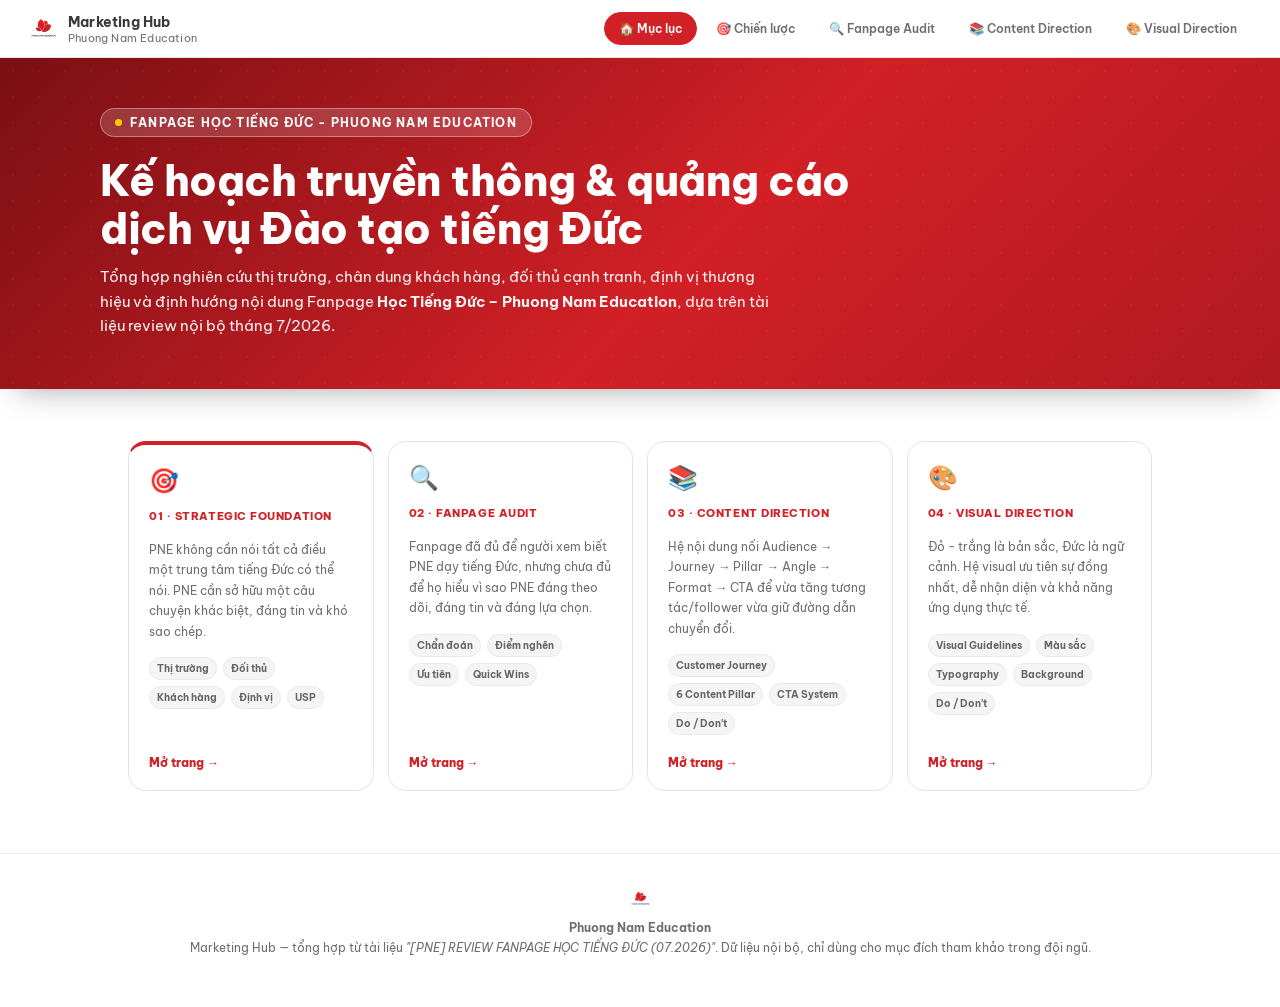
<file: index.html>
<!doctype html>
<html lang="vi">
<head>
<meta charset="UTF-8">
<meta name="viewport" content="width=device-width,initial-scale=1.0">
<title>Marketing Hub · Phuong Nam Education</title>
<link rel="preconnect" href="https://fonts.googleapis.com">
<link rel="preconnect" href="https://fonts.gstatic.com" crossorigin>
<link href="https://fonts.googleapis.com/css2?family=Be+Vietnam+Pro:ital,wght@0,400;0,500;0,600;0,700;0,800;1,400&display=swap" rel="stylesheet">
<link rel="stylesheet" href="styles.css">
<script src="script.js" defer></script>
</head>
<body>
<header class="topbar">
  <div class="brand"><img src="logo.png" alt="Phuong Nam Education"><div class="brand-text">Marketing Hub<span>Phuong Nam Education</span></div></div>
  <nav class="tabs"><a href="index.html" class="active">🏠 Mục lục</a><a href="strategy.html">🎯 Chiến lược</a><a href="audit.html">🔍 Fanpage Audit</a><a href="content.html">📚 Content Direction</a><a href="visual.html">🎨 Visual Direction</a></nav>
</header>
<section class="hero">
  <div class="hero-inner">
    <div class="eyebrow"><span class="dot"></span>Fanpage Học Tiếng Đức - Phuong Nam Education</div>
    <h1>Kế hoạch truyền thông &amp; quảng cáo<br>dịch vụ Đào tạo tiếng Đức</h1>
    <p class="lead">Tổng hợp nghiên cứu thị trường, chân dung khách hàng, đối thủ cạnh tranh, định vị thương hiệu và định hướng nội dung Fanpage <strong>Học Tiếng Đức – Phuong Nam Education</strong>, dựa trên tài liệu review nội bộ tháng 7/2026.</p>
  </div>
</section>
<main>
<section class="toc-wrap">
  <div class="toc-grid toc-grid-four">
    <a class="toc-card featured" href="strategy.html">
      <span class="toc-icon">🎯</span>
      <span class="toc-num">01 · STRATEGIC FOUNDATION</span>
      <p>PNE không cần nói tất cả điều một trung tâm tiếng Đức có thể nói. PNE cần sở hữu một câu chuyện khác biệt, đáng tin và khó sao chép.</p>
      <div class="toc-badges"><span>Thị trường</span><span>Đối thủ</span><span>Khách hàng</span><span>Định vị</span><span>USP</span></div>
      <span class="toc-link">Mở trang →</span>
    </a>
    <a class="toc-card" href="audit.html">
      <span class="toc-icon">🔍</span>
      <span class="toc-num">02 · FANPAGE AUDIT</span>
      <p>Fanpage đã đủ để người xem biết PNE dạy tiếng Đức, nhưng chưa đủ để họ hiểu vì sao PNE đáng theo dõi, đáng tin và đáng lựa chọn.</p>
      <div class="toc-badges"><span>Chẩn đoán</span><span>Điểm nghẽn</span><span>Ưu tiên</span><span>Quick Wins</span></div>
      <span class="toc-link">Mở trang →</span>
    </a>
    <a class="toc-card" href="content.html">
      <span class="toc-icon">📚</span>
      <span class="toc-num">03 · CONTENT DIRECTION</span>
      <p>Hệ nội dung nối Audience → Journey → Pillar → Angle → Format → CTA để vừa tăng tương tác/follower vừa giữ đường dẫn chuyển đổi.</p>
      <div class="toc-badges"><span>Customer Journey</span><span>6 Content Pillar</span><span>CTA System</span><span>Do / Don't</span></div>
      <span class="toc-link">Mở trang →</span>
    </a>
    <a class="toc-card" href="visual.html">
      <span class="toc-icon">🎨</span>
      <span class="toc-num">04 · VISUAL DIRECTION</span>
      <p>Đỏ - trắng là bản sắc, Đức là ngữ cảnh. Hệ visual ưu tiên sự đồng nhất, dễ nhận diện và khả năng ứng dụng thực tế.</p>
      <div class="toc-badges"><span>Visual Guidelines</span><span>Màu sắc</span><span>Typography</span><span>Background</span><span>Do / Don't</span></div>
      <span class="toc-link">Mở trang →</span>
    </a>
  </div>
</section>
</main>
<footer>
  <div class="brand-mini"><img src="assets/logo.png" alt="PNE"></div>
  <div><strong>Phuong Nam Education</strong></div>
  <div style="margin-top:5px;">Marketing Hub — tổng hợp từ tài liệu <em>"[PNE] REVIEW FANPAGE HỌC TIẾNG ĐỨC (07.2026)"</em>. Dữ liệu nội bộ, chỉ dùng cho mục đích tham khảo trong đội ngũ.</div>
</footer>
</body>
</html>
</file>
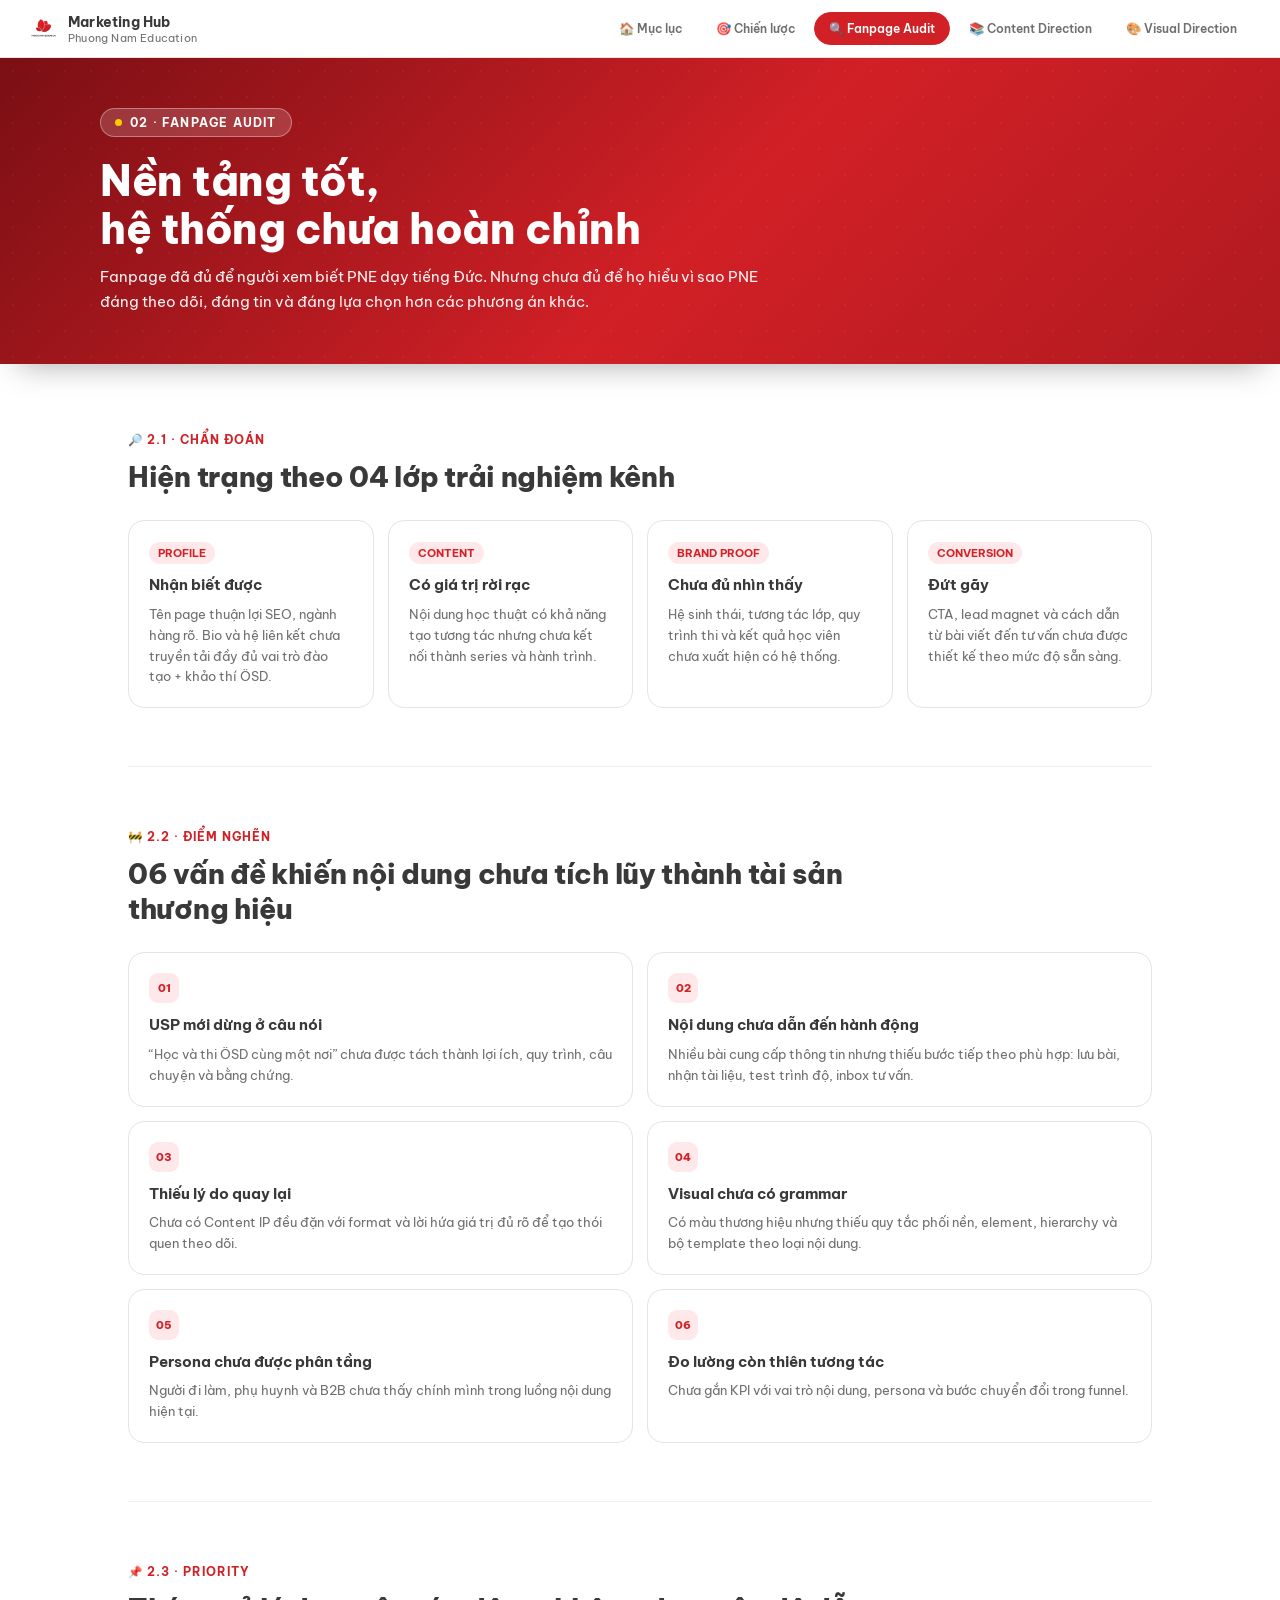
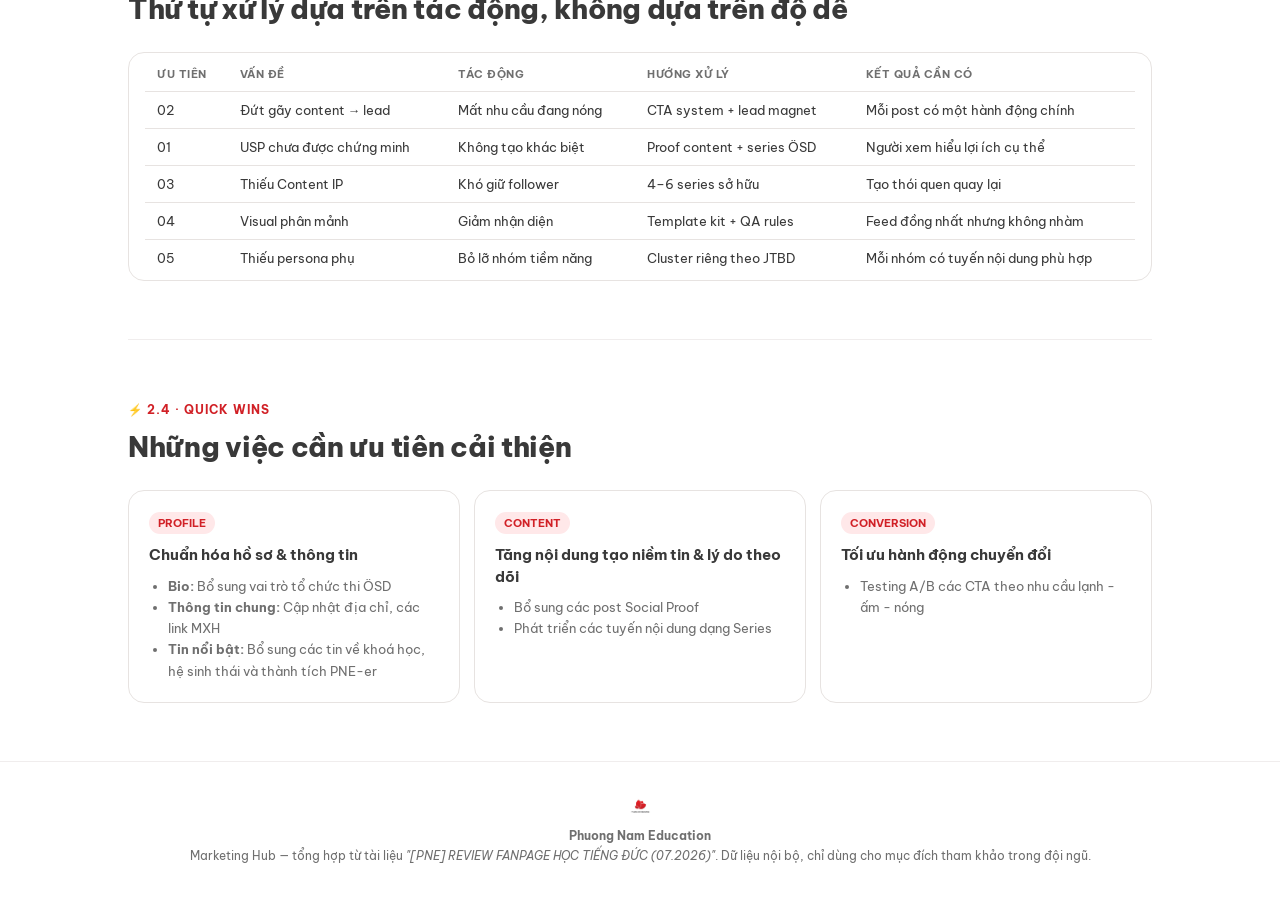
<file: audit.html>
<!doctype html><html lang="vi"><head><meta charset="UTF-8"><meta name="viewport" content="width=device-width,initial-scale=1.0"><title>Fanpage Audit · Phuong Nam Education</title><link rel="preconnect" href="https://fonts.googleapis.com"><link rel="preconnect" href="https://fonts.gstatic.com" crossorigin><link href="https://fonts.googleapis.com/css2?family=Be+Vietnam+Pro:ital,wght@0,400;0,500;0,600;0,700;0,800;1,400&display=swap" rel="stylesheet"><link rel="stylesheet" href="styles.css"><script src="script.js" defer></script></head><body class=""><header class="topbar"><div class="brand"><img src="assets/logo.png" alt="Phuong Nam Education"><div class="brand-text">Marketing Hub<span>Phuong Nam Education</span></div></div><nav class="tabs"><a href="index.html">🏠 Mục lục</a><a href="strategy.html">🎯 Chiến lược</a><a href="audit.html" class="active">🔍 Fanpage Audit</a><a href="content.html">📚 Content Direction</a><a href="visual.html">🎨 Visual Direction</a></nav></header><section class="hero"><div class="hero-inner"><div class="eyebrow"><span class="dot"></span>02 · FANPAGE AUDIT</div><h1>Nền tảng tốt,<br>hệ thống chưa hoàn chỉnh</h1><p class="lead">Fanpage đã đủ để người xem biết PNE dạy tiếng Đức. Nhưng chưa đủ để họ hiểu vì sao PNE đáng theo dõi, đáng tin và đáng lựa chọn hơn các phương án khác.</p></div></section><main>
<section class="report-section" id="diagnosis"><div class="sec-head tight"><span class="sec-tag">🔎 2.1 · CHẨN ĐOÁN</span><h2>Hiện trạng theo 04 lớp trải nghiệm kênh</h2></div><div class="grid grid-4"><div class="card outline"><span class="badge">PROFILE</span><h3>Nhận biết được</h3><p>Tên page thuận lợi SEO, ngành hàng rõ. Bio và hệ liên kết chưa truyền tải đầy đủ vai trò đào tạo + khảo thí ÖSD.</p></div><div class="card outline"><span class="badge">CONTENT</span><h3>Có giá trị rời rạc</h3><p>Nội dung học thuật có khả năng tạo tương tác nhưng chưa kết nối thành series và hành trình.</p></div><div class="card outline"><span class="badge">BRAND PROOF</span><h3>Chưa đủ nhìn thấy</h3><p>Hệ sinh thái, tương tác lớp, quy trình thi và kết quả học viên chưa xuất hiện có hệ thống.</p></div><div class="card outline"><span class="badge">CONVERSION</span><h3>Đứt gãy</h3><p>CTA, lead magnet và cách dẫn từ bài viết đến tư vấn chưa được thiết kế theo mức độ sẵn sàng.</p></div></div></section>
<section class="report-section" id="gaps"><div class="sec-head tight"><span class="sec-tag">🚧 2.2 · ĐIỂM NGHẼN</span><h2>06 vấn đề khiến nội dung chưa tích lũy thành tài sản thương hiệu</h2></div><div class="grid grid-2">
<div class="card outline"><span class="issue-num">01</span><h3>USP mới dừng ở câu nói</h3><p>“Học và thi ÖSD cùng một nơi” chưa được tách thành lợi ích, quy trình, câu chuyện và bằng chứng.</p></div>
<div class="card outline"><span class="issue-num">02</span><h3>Nội dung chưa dẫn đến hành động</h3><p>Nhiều bài cung cấp thông tin nhưng thiếu bước tiếp theo phù hợp: lưu bài, nhận tài liệu, test trình độ, inbox tư vấn.</p></div>
<div class="card outline"><span class="issue-num">03</span><h3>Thiếu lý do quay lại</h3><p>Chưa có Content IP đều đặn với format và lời hứa giá trị đủ rõ để tạo thói quen theo dõi.</p></div>
<div class="card outline"><span class="issue-num">04</span><h3>Visual chưa có grammar</h3><p>Có màu thương hiệu nhưng thiếu quy tắc phối nền, element, hierarchy và bộ template theo loại nội dung.</p></div>
<div class="card outline"><span class="issue-num">05</span><h3>Persona chưa được phân tầng</h3><p>Người đi làm, phụ huynh và B2B chưa thấy chính mình trong luồng nội dung hiện tại.</p></div>
<div class="card outline"><span class="issue-num">06</span><h3>Đo lường còn thiên tương tác</h3><p>Chưa gắn KPI với vai trò nội dung, persona và bước chuyển đổi trong funnel.</p></div></div></section>
<section class="report-section" id="priority"><div class="sec-head tight"><span class="sec-tag">📌 2.3 · PRIORITY</span><h2>Thứ tự xử lý dựa trên tác động, không dựa trên độ dễ</h2></div><div class="table-wrap"><table><thead><tr><th>Ưu tiên</th><th>Vấn đề</th><th>Tác động</th><th>Hướng xử lý</th><th>Kết quả cần có</th></tr></thead><tbody><tr><td>02</td><td>Đứt gãy content → lead</td><td>Mất nhu cầu đang nóng</td><td>CTA system + lead magnet</td><td>Mỗi post có một hành động chính</td></tr><tr><td>01</td><td>USP chưa được chứng minh</td><td>Không tạo khác biệt</td><td>Proof content + series ÖSD</td><td>Người xem hiểu lợi ích cụ thể</td></tr><tr><td>03</td><td>Thiếu Content IP</td><td>Khó giữ follower</td><td>4–6 series sở hữu</td><td>Tạo thói quen quay lại</td></tr><tr><td>04</td><td>Visual phân mảnh</td><td>Giảm nhận diện</td><td>Template kit + QA rules</td><td>Feed đồng nhất nhưng không nhàm</td></tr><tr><td>05</td><td>Thiếu persona phụ</td><td>Bỏ lỡ nhóm tiềm năng</td><td>Cluster riêng theo JTBD</td><td>Mỗi nhóm có tuyến nội dung phù hợp</td></tr></tbody></table></div></section>
<section class="report-section" id="quickwins"><div class="sec-head tight"><span class="sec-tag">⚡ 2.4 · QUICK WINS</span><h2>Những việc cần ưu tiên cải thiện</h2></div><div class="grid grid-3"><div class="card outline quick-card"><span class="badge">PROFILE</span><h3>Chuẩn hóa hồ sơ &amp; thông tin</h3><ul><li><strong>Bio:</strong> Bổ sung vai trò tổ chức thi ÖSD</li><li><strong>Thông tin chung:</strong> Cập nhật địa chỉ, các link MXH</li><li><strong>Tin nổi bật:</strong> Bổ sung các tin về khoá học, hệ sinh thái và thành tích PNE-er</li></ul></div><div class="card outline quick-card"><span class="badge">CONTENT</span><h3>Tăng nội dung tạo niềm tin &amp; lý do theo dõi</h3><ul><li>Bổ sung các post Social Proof</li><li>Phát triển các tuyến nội dung dạng Series</li></ul></div><div class="card outline quick-card"><span class="badge">CONVERSION</span><h3>Tối ưu hành động chuyển đổi</h3><ul><li>Testing A/B các CTA theo nhu cầu lạnh - ấm - nóng</li></ul></div></div></section>
</main><footer><div class="brand-mini"><img src="logo.png" alt="PNE"></div><div><strong>Phuong Nam Education</strong></div><div style="margin-top:5px;">Marketing Hub — tổng hợp từ tài liệu <em>"[PNE] REVIEW FANPAGE HỌC TIẾNG ĐỨC (07.2026)"</em>. Dữ liệu nội bộ, chỉ dùng cho mục đích tham khảo trong đội ngũ.</div></footer></body></html>
</file>
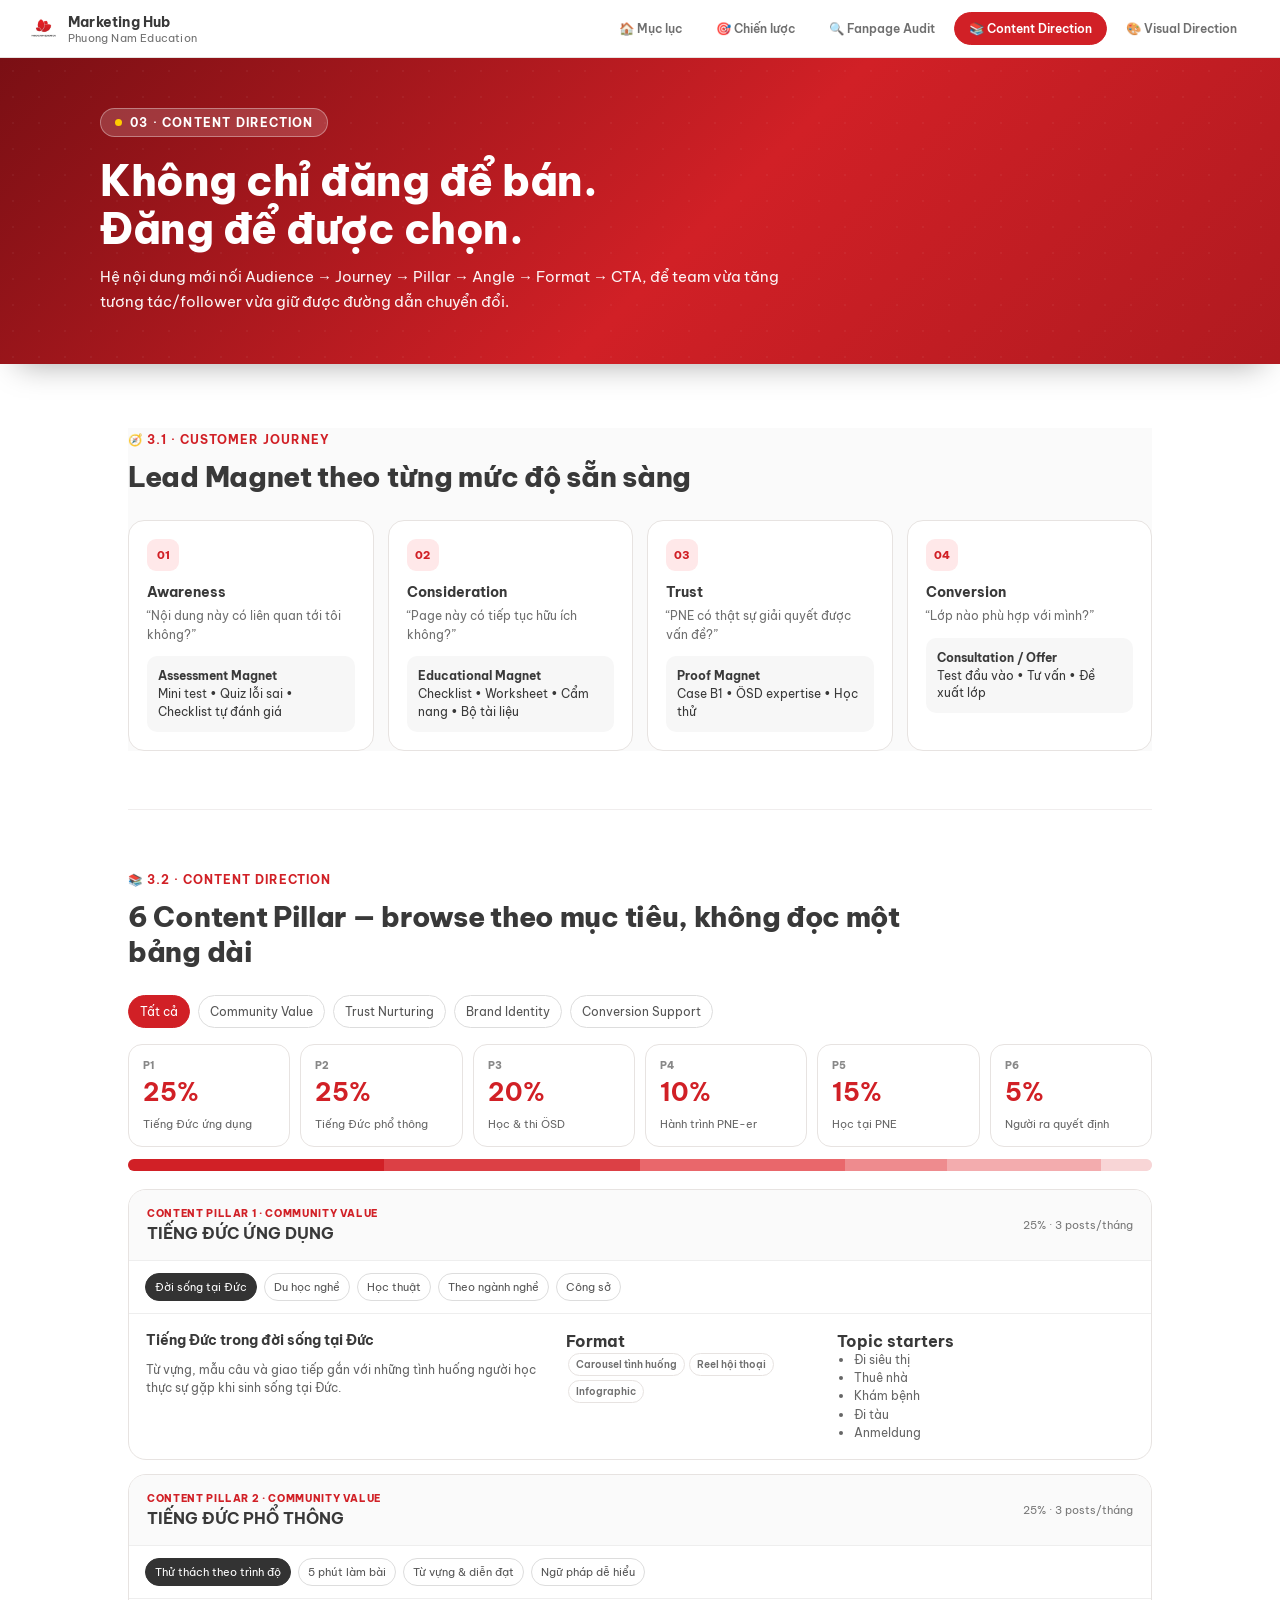
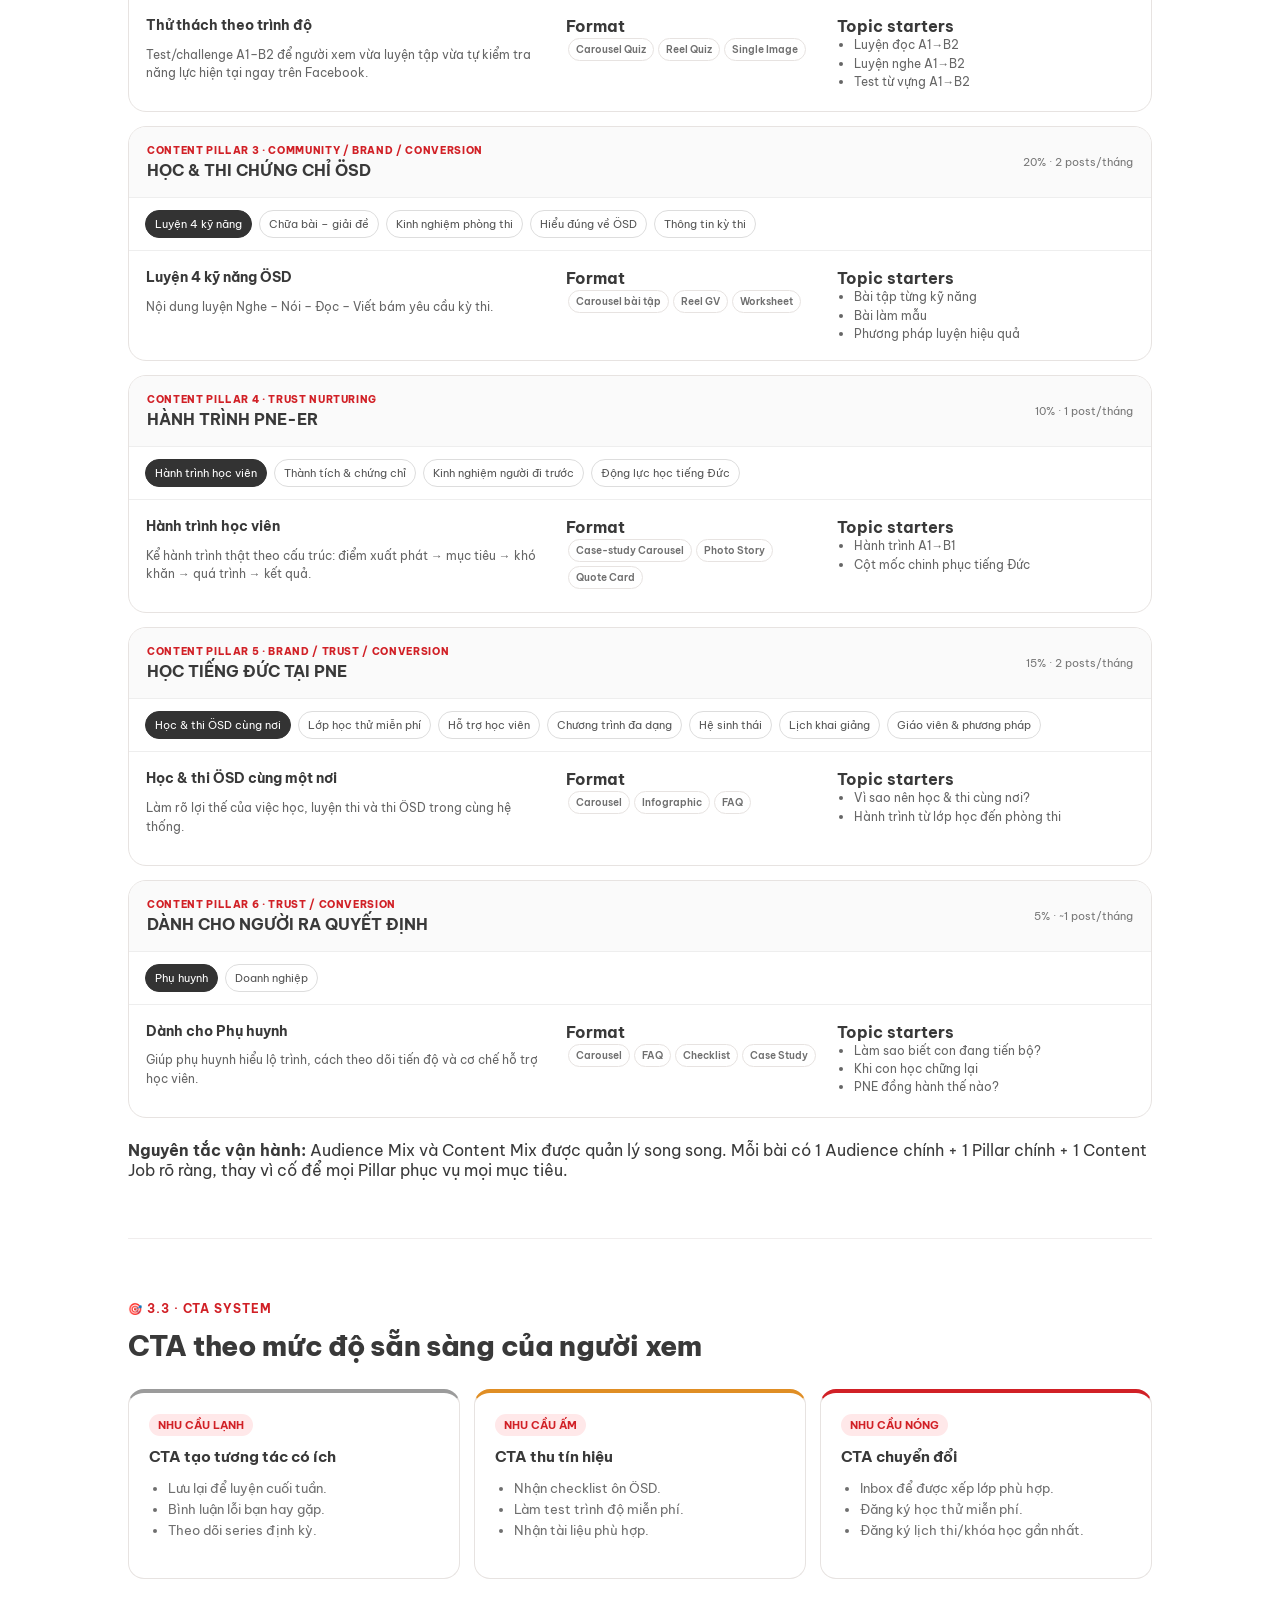
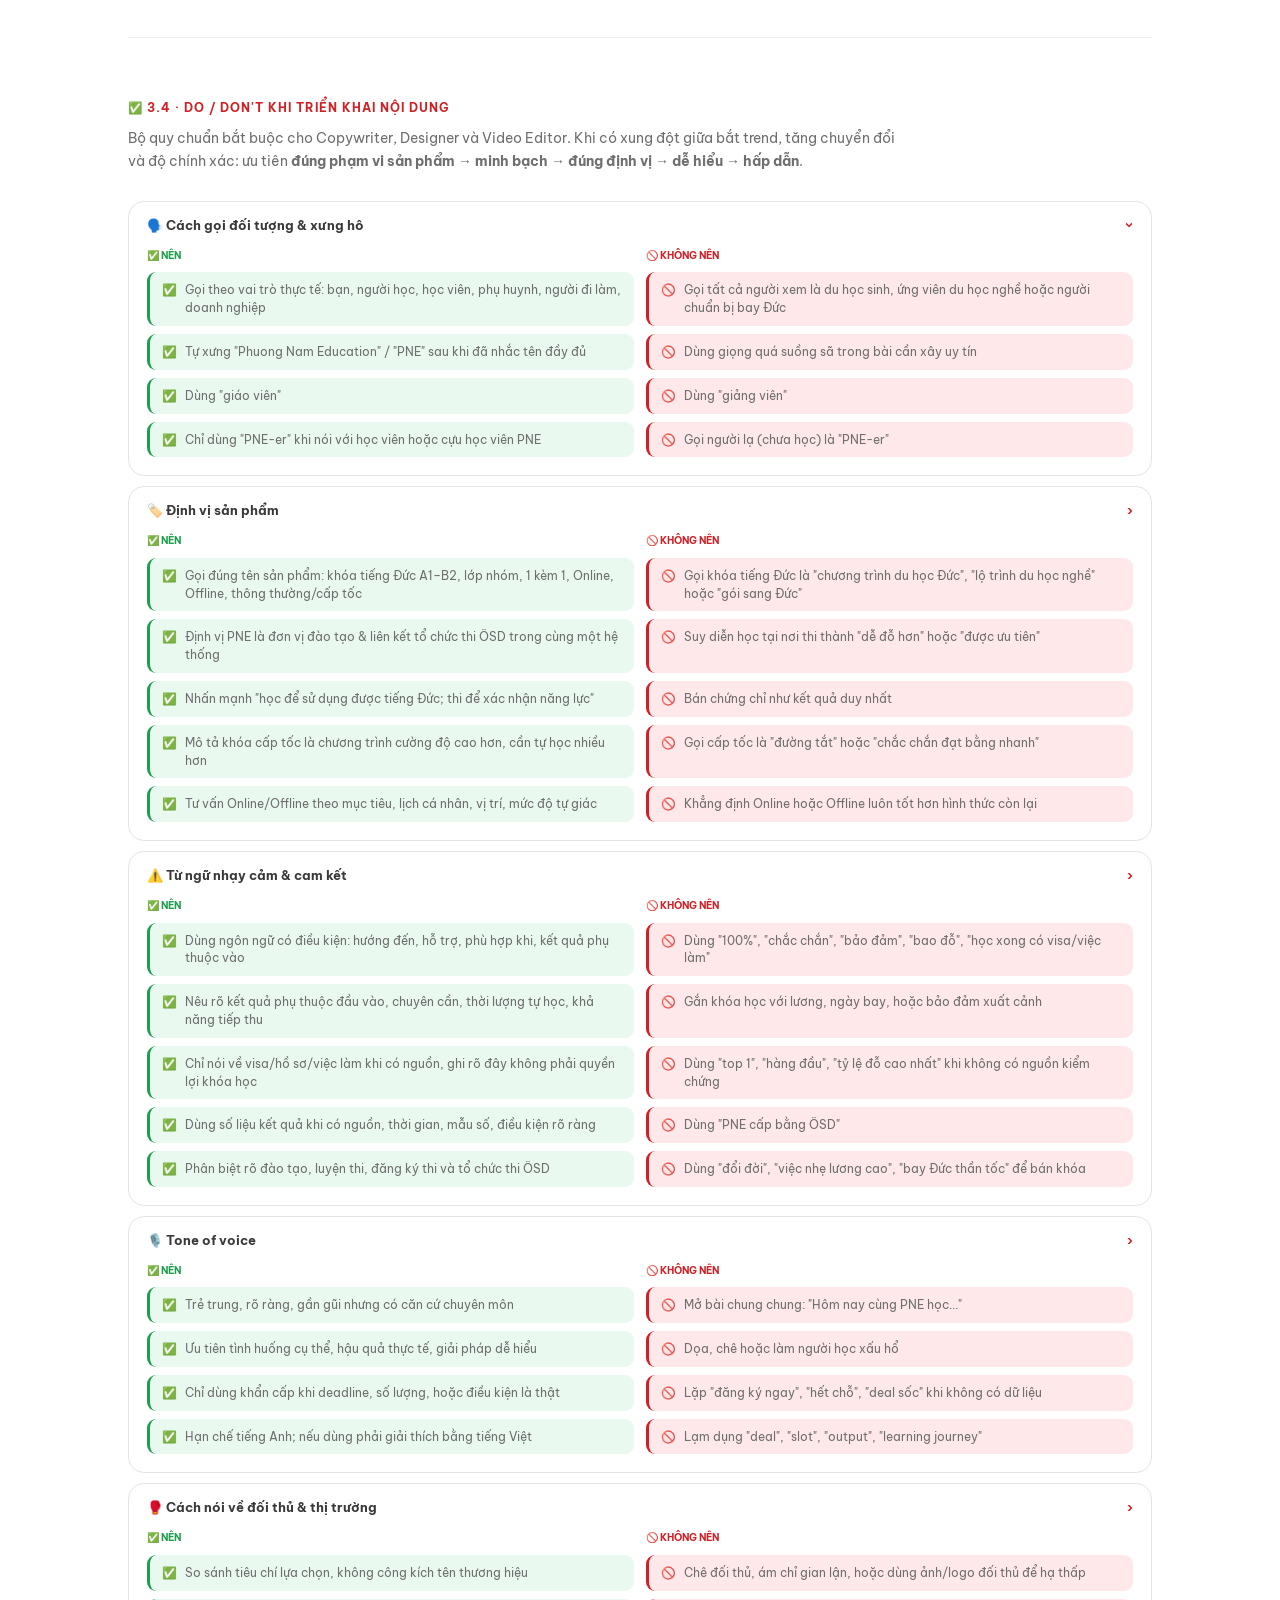
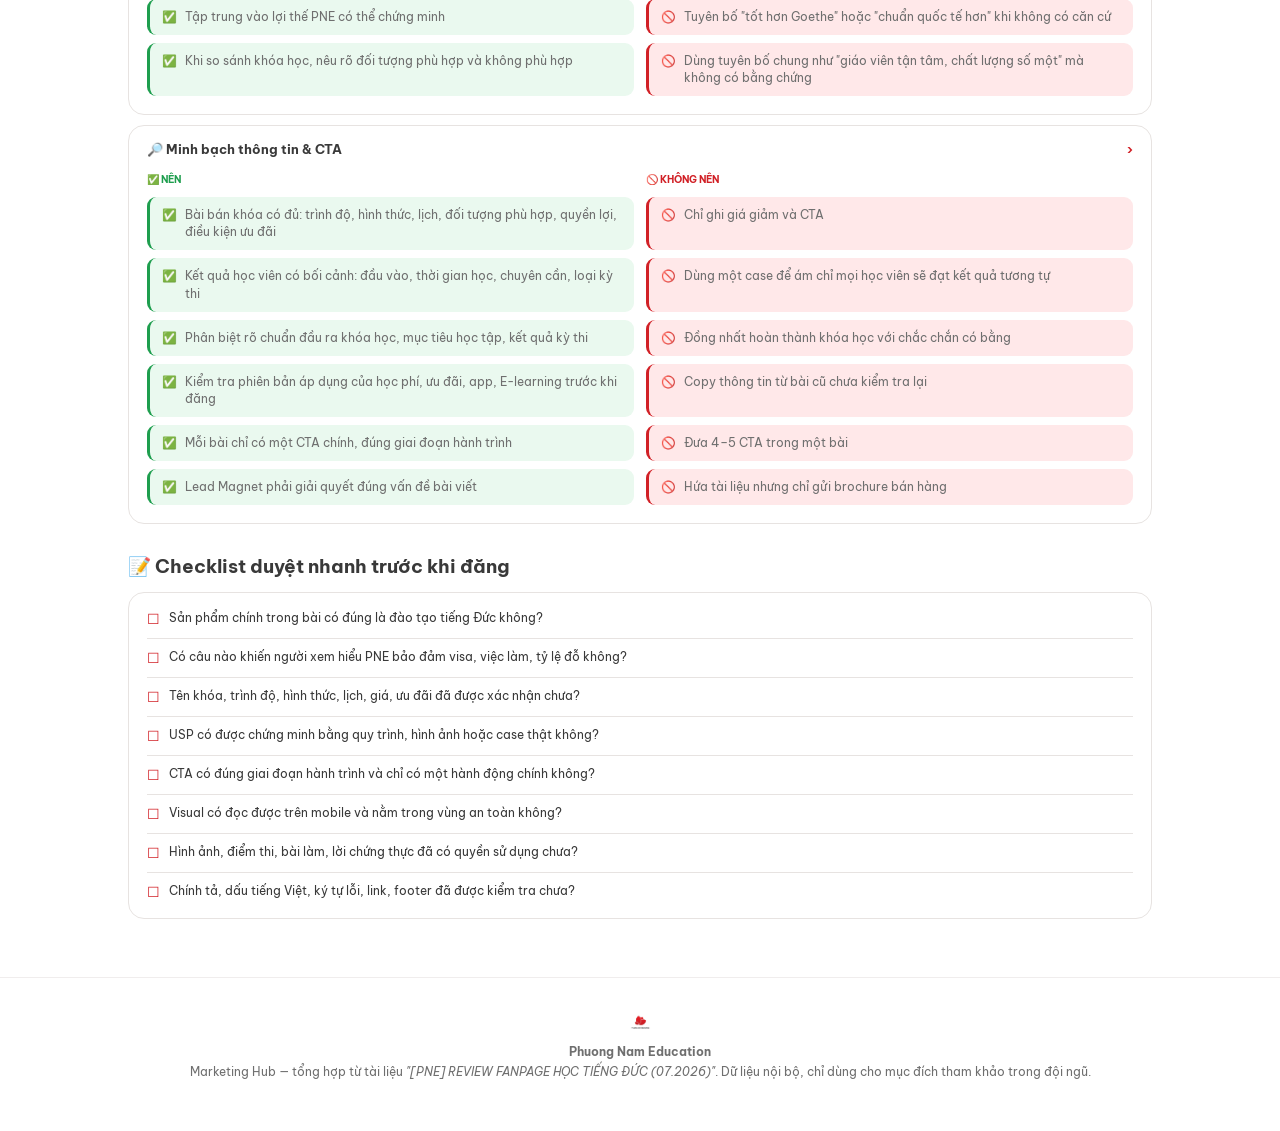
<file: content.html>
<!doctype html><html lang="vi"><head><meta charset="UTF-8"><meta name="viewport" content="width=device-width,initial-scale=1.0"><title>Content Direction · Phuong Nam Education</title><link rel="preconnect" href="https://fonts.googleapis.com"><link rel="preconnect" href="https://fonts.gstatic.com" crossorigin><link href="https://fonts.googleapis.com/css2?family=Be+Vietnam+Pro:ital,wght@0,400;0,500;0,600;0,700;0,800;1,400&display=swap" rel="stylesheet"><link rel="stylesheet" href="styles.css"><script src="script.js" defer></script></head><body class=""><header class="topbar"><div class="brand"><img src="logo.png" alt="Phuong Nam Education"><div class="brand-text">Marketing Hub<span>Phuong Nam Education</span></div></div><nav class="tabs"><a href="index.html">🏠 Mục lục</a><a href="strategy.html">🎯 Chiến lược</a><a href="audit.html">🔍 Fanpage Audit</a><a href="content.html" class="active">📚 Content Direction</a><a href="visual.html">🎨 Visual Direction</a></nav></header><section class="hero"><div class="hero-inner"><div class="eyebrow"><span class="dot"></span>03 · CONTENT DIRECTION</div><h1>Không chỉ đăng để bán.<br>Đăng để được chọn.</h1><p class="lead">Hệ nội dung mới nối Audience → Journey → Pillar → Angle → Format → CTA, để team vừa tăng tương tác/follower vừa giữ được đường dẫn chuyển đổi.</p></div></section><main><section class="report-section"><section id="journey" style="background:#fafafa">
<div class="proto-wrap">
<div class="sec-head tight"><span class="sec-tag">🧭 3.1 · CUSTOMER JOURNEY</span><h2>Lead Magnet theo từng mức độ sẵn sàng</h2></div>
<div class="journey">
<article class="stage"><div class="num">01</div><h3>Awareness</h3><p>“Nội dung này có liên quan tới tôi không?”</p><div class="magnet"><b>Assessment Magnet</b><br/>Mini test • Quiz lỗi sai • Checklist tự đánh giá</div></article>
<article class="stage"><div class="num">02</div><h3>Consideration</h3><p>“Page này có tiếp tục hữu ích không?”</p><div class="magnet"><b>Educational Magnet</b><br/>Checklist • Worksheet • Cẩm nang • Bộ tài liệu</div></article>
<article class="stage"><div class="num">03</div><h3>Trust</h3><p>“PNE có thật sự giải quyết được vấn đề?”</p><div class="magnet"><b>Proof Magnet</b><br/>Case B1 • ÖSD expertise • Học thử</div></article>
<article class="stage"><div class="num">04</div><h3>Conversion</h3><p>“Lớp nào phù hợp với mình?”</p><div class="magnet"><b>Consultation / Offer</b><br/>Test đầu vào • Tư vấn • Đề xuất lớp</div></article>
</div>
</div>
</section></section><section class="report-section"><section id="content">
<div class="proto-wrap">
<div class="sec-head tight"><span class="sec-tag">📚 3.2 · CONTENT DIRECTION</span><h2>6 Content Pillar — browse theo mục tiêu, không đọc một bảng dài</h2></div>
<div class="objective-tabs">
<button class="active" data-obj="all">Tất cả</button>
<button data-obj="community">Community Value</button>
<button data-obj="trust">Trust Nurturing</button>
<button data-obj="brand">Brand Identity</button>
<button data-obj="conversion">Conversion Support</button>
</div>
<div class="mix-grid">
<div class="mix-card"><div class="small">P1</div><strong>25%</strong><span>Tiếng Đức ứng dụng</span></div>
<div class="mix-card"><div class="small">P2</div><strong>25%</strong><span>Tiếng Đức phổ thông</span></div>
<div class="mix-card"><div class="small">P3</div><strong>20%</strong><span>Học &amp; thi ÖSD</span></div>
<div class="mix-card"><div class="small">P4</div><strong>10%</strong><span>Hành trình PNE-er</span></div>
<div class="mix-card"><div class="small">P5</div><strong>15%</strong><span>Học tại PNE</span></div>
<div class="mix-card"><div class="small">P6</div><strong>5%</strong><span>Người ra quyết định</span></div>
</div>
<div class="mixbar"><span></span><span></span><span></span><span></span><span></span><span></span></div>
<div class="pillar" data-objectives="community">
<div class="pillar-head"><div><div class="small pillar-label">CONTENT PILLAR 1 · COMMUNITY VALUE</div><h3>TIẾNG ĐỨC ỨNG DỤNG</h3></div><div class="meta">25% · 3 posts/tháng</div></div>
<div class="angle-tabs">
<button class="active" data-target="p1a1">Đời sống tại Đức</button>
<button data-target="p1a2">Du học nghề</button>
<button data-target="p1a3">Học thuật</button>
<button data-target="p1a4">Theo ngành nghề</button>
<button data-target="p1a5">Công sở</button>
</div>
<div class="angle-panel active" id="p1a1"><div><h4>Tiếng Đức trong đời sống tại Đức</h4><p>Từ vựng, mẫu câu và giao tiếp gắn với những tình huống người học thực sự gặp khi sinh sống tại Đức.</p></div><div><b>Format</b><br/><span class="format-chip">Carousel tình huống</span><span class="format-chip">Reel hội thoại</span><span class="format-chip">Infographic</span></div><div><b>Topic starters</b><ul><li>Đi siêu thị</li><li>Thuê nhà</li><li>Khám bệnh</li><li>Đi tàu</li><li>Anmeldung</li></ul></div></div>
<div class="angle-panel" id="p1a2"><div><h4>Tiếng Đức Du học nghề</h4><p>Ngôn ngữ cần trong Ausbildung: phỏng vấn, Berufsschule, giao tiếp với Ausbilder, đồng nghiệp và môi trường nghề.</p></div><div><b>Format</b><br/><span class="format-chip">Carousel</span><span class="format-chip">Role-play Reel</span><span class="format-chip">Infographic</span></div><div><b>Topic starters</b><ul><li>Mẫu câu phỏng vấn doanh nghiệp Đức</li><li>Ngày đầu đi thực tập</li><li>Nói chuyện với người hướng dẫn</li></ul></div></div>
<div class="angle-panel" id="p1a3"><div><h4>Tiếng Đức học thuật</h4><p>Ngôn ngữ phục vụ Đại học/Thạc sĩ: nghe giảng, đọc tài liệu, seminar, thuyết trình, email và làm việc nhóm.</p></div><div><b>Format</b><br/><span class="format-chip">Carousel</span><span class="format-chip">Template</span><span class="format-chip">Reel</span></div><div><b>Topic starters</b><ul><li>Email học thuật</li><li>Viết luận văn</li><li>Thuyết trình</li><li>Đọc Fachtext</li></ul></div></div>
<div class="angle-panel" id="p1a4"><div><h4>Tiếng Đức theo ngành nghề</h4><p>Từ vựng và cách giao tiếp gắn với tình huống nghiệp vụ cụ thể.</p></div><div><b>Format</b><br/><span class="format-chip">Carousel</span><span class="format-chip">Infographic</span><span class="format-chip">Reel</span></div><div><b>Topic starters</b><ul><li>Điều dưỡng</li><li>Nhà hàng–Khách sạn</li><li>Logistics</li><li>Kỹ thuật</li></ul></div></div>
<div class="angle-panel" id="p1a5"><div><h4>Tiếng Đức công sở</h4><p>Ngôn ngữ sử dụng trong email, họp, phỏng vấn, thuyết trình, trao đổi với đồng nghiệp/đối tác.</p></div><div><b>Format</b><br/><span class="format-chip">Template</span><span class="format-chip">Carousel</span><span class="format-chip">Reel</span></div><div><b>Topic starters</b><ul><li>Email tiếng Đức</li><li>Meeting</li><li>Phỏng vấn</li><li>Trao đổi với đồng nghiệp</li></ul></div></div>
</div>
<div class="pillar" data-objectives="community">
<div class="pillar-head"><div><div class="small pillar-label">CONTENT PILLAR 2 · COMMUNITY VALUE</div><h3>TIẾNG ĐỨC PHỔ THÔNG</h3></div><div class="meta">25% · 3 posts/tháng</div></div>
<div class="angle-tabs">
<button class="active" data-target="p2a1">Thử thách theo trình độ</button>
<button data-target="p2a2">5 phút làm bài</button>
<button data-target="p2a3">Từ vựng &amp; diễn đạt</button>
<button data-target="p2a4">Ngữ pháp dễ hiểu</button>
</div>
<div class="angle-panel active" id="p2a1"><div><h4>Thử thách theo trình độ</h4><p>Test/challenge A1–B2 để người xem vừa luyện tập vừa tự kiểm tra năng lực hiện tại ngay trên Facebook.</p></div><div><b>Format</b><br/><span class="format-chip">Carousel Quiz</span><span class="format-chip">Reel Quiz</span><span class="format-chip">Single Image</span></div><div><b>Topic starters</b><ul><li>Luyện đọc A1→B2</li><li>Luyện nghe A1→B2</li><li>Test từ vựng A1→B2</li></ul></div></div>
<div class="angle-panel" id="p2a2"><div><h4>5 phút làm bài tiếng Đức</h4><p>Bài tập tập trung vào một điểm kiến thức; ưu tiên hình thức tương tác nhanh.</p></div><div><b>Format</b><br/><span class="format-chip">Carousel Quiz</span><span class="format-chip">Reel Quiz</span><span class="format-chip">Single Image</span></div><div><b>Topic starters</b><ul><li>Tìm đáp án đúng</li><li>A hay B?</li><li>Điền từ</li><li>Sắp xếp câu</li></ul></div></div>
<div class="angle-panel" id="p2a3"><div><h4>Từ vựng &amp; cách diễn đạt</h4><p>Mở rộng vốn từ theo collocation, cụm từ và cách dùng thay vì danh sách từ đơn.</p></div><div><b>Format</b><br/><span class="format-chip">Carousel</span><span class="format-chip">Flashcard</span><span class="format-chip">Reel</span></div><div><b>Topic starters</b><ul><li>Đừng chỉ nói...</li><li>Mở rộng vốn từ với hậu tố</li><li>Nâng cấp cách diễn đạt</li></ul></div></div>
<div class="angle-panel" id="p2a4"><div><h4>Ngữ pháp dễ hiểu</h4><p>Giải thích những điểm ngữ pháp thường gây khó bằng so sánh, quy tắc ghi nhớ và ví dụ ứng dụng.</p></div><div><b>Format</b><br/><span class="format-chip">Carousel</span><span class="format-chip">Infographic</span><span class="format-chip">Reel GV</span></div><div><b>Topic starters</b><ul><li>Phân biệt A/B</li><li>Mẹo ghi nhớ</li></ul></div></div>
</div>
<div class="pillar" data-objectives="community brand conversion">
<div class="pillar-head"><div><div class="small pillar-label">CONTENT PILLAR 3 · COMMUNITY / BRAND / CONVERSION</div><h3>HỌC &amp; THI CHỨNG CHỈ ÖSD</h3></div><div class="meta">20% · 2 posts/tháng</div></div>
<div class="angle-tabs">
<button class="active" data-target="p3a1">Luyện 4 kỹ năng</button>
<button data-target="p3a2">Chữa bài – giải đề</button>
<button data-target="p3a3">Kinh nghiệm phòng thi</button>
<button data-target="p3a4">Hiểu đúng về ÖSD</button>
<button data-target="p3a5">Thông tin kỳ thi</button>
</div>
<div class="angle-panel active" id="p3a1"><div><h4>Luyện 4 kỹ năng ÖSD</h4><p>Nội dung luyện Nghe – Nói – Đọc – Viết bám yêu cầu kỳ thi.</p></div><div><b>Format</b><br/><span class="format-chip">Carousel bài tập</span><span class="format-chip">Reel GV</span><span class="format-chip">Worksheet</span></div><div><b>Topic starters</b><ul><li>Bài tập từng kỹ năng</li><li>Bài làm mẫu</li><li>Phương pháp luyện hiệu quả</li></ul></div></div>
<div class="angle-panel" id="p3a2"><div><h4>Chữa bài – giải đề</h4><p>Phân tích đề từ yêu cầu → cách tiếp cận → lỗi thường gặp → cách làm tốt hơn.</p></div><div><b>Format</b><br/><span class="format-chip">Carousel</span><span class="format-chip">Reel chữa bài</span></div><div><b>Topic starters</b><ul><li>Giải đề đọc</li><li>Chữa bài viết</li><li>Các dạng câu phổ biến</li></ul></div></div>
<div class="angle-panel" id="p3a3"><div><h4>Kinh nghiệm phòng thi</h4><p>Hướng dẫn chuẩn bị và xử lý các tình huống trước/trong kỳ thi.</p></div><div><b>Format</b><br/><span class="format-chip">Checklist</span><span class="format-chip">Carousel</span><span class="format-chip">Reel</span></div><div><b>Topic starters</b><ul><li>7 ngày trước thi</li><li>Ngày thi cần chuẩn bị gì?</li></ul></div></div>
<div class="angle-panel" id="p3a4"><div><h4>Hiểu đúng về kỳ thi ÖSD</h4><p>Cấu trúc, tiêu chí, quy trình và kiến thức người chuẩn bị thi cần hiểu.</p></div><div><b>Format</b><br/><span class="format-chip">Infographic</span><span class="format-chip">Carousel</span><span class="format-chip">Q&amp;A Reel</span></div><div><b>Topic starters</b><ul><li>ÖSD có gì?</li><li>Vì sao nên thi ÖSD?</li><li>Rubric chấm điểm</li></ul></div></div>
<div class="angle-panel" id="p3a5"><div><h4>Thông tin kỳ thi ÖSD</h4><p>Cung cấp thông tin có intent cao liên quan đến hành động đăng ký thi.</p></div><div><b>Format</b><br/><span class="format-chip">Carousel</span><span class="format-chip">Enrollment Post</span></div><div><b>Topic starters</b><ul><li>Lịch thi</li><li>Hồ sơ</li><li>Quy trình đăng ký</li></ul></div></div>
</div>
<div class="pillar" data-objectives="trust">
<div class="pillar-head"><div><div class="small pillar-label">CONTENT PILLAR 4 · TRUST NURTURING</div><h3>HÀNH TRÌNH PNE-ER</h3></div><div class="meta">10% · 1 post/tháng</div></div>
<div class="angle-tabs">
<button class="active" data-target="p4a1">Hành trình học viên</button>
<button data-target="p4a2">Thành tích &amp; chứng chỉ</button>
<button data-target="p4a3">Kinh nghiệm người đi trước</button>
<button data-target="p4a4">Động lực học tiếng Đức</button>
</div>
<div class="angle-panel active" id="p4a1"><div><h4>Hành trình học viên</h4><p>Kể hành trình thật theo cấu trúc: điểm xuất phát → mục tiêu → khó khăn → quá trình → kết quả.</p></div><div><b>Format</b><br/><span class="format-chip">Case-study Carousel</span><span class="format-chip">Photo Story</span><span class="format-chip">Quote Card</span></div><div><b>Topic starters</b><ul><li>Hành trình A1→B1</li><li>Cột mốc chinh phục tiếng Đức</li></ul></div></div>
<div class="angle-panel" id="p4a2"><div><h4>Thành tích &amp; chứng chỉ</h4><p>Khai thác chứng chỉ hiện có thành Social Proof có bối cảnh và câu chuyện.</p></div><div><b>Format</b><br/><span class="format-chip">Carousel</span><span class="format-chip">Album</span><span class="format-chip">Single Image</span></div><div><b>Topic starters</b><ul><li>Bảng vàng B1/B2</li><li>Mưa bằng tháng...</li><li>Thành tích PNE-er</li></ul></div></div>
<div class="angle-panel" id="p4a3"><div><h4>Kinh nghiệm từ người đi trước</h4><p>Chuyển bài học, kinh nghiệm học/thi của học viên thành nội dung hữu ích cho người đang ở cùng giai đoạn.</p></div><div><b>Format</b><br/><span class="format-chip">Quote Carousel</span><span class="format-chip">Reel</span><span class="format-chip">Interview</span></div><div><b>Topic starters</b><ul><li>Nếu học lại từ A1...</li><li>Điều ước biết trước B1</li><li>Kinh nghiệm ôn thi</li></ul></div></div>
<div class="angle-panel" id="p4a4"><div><h4>Động lực học tiếng Đức</h4><p>Lấy PNE-er làm nhân vật chứng minh cho những thành quả sau khi chinh phục tiếng Đức.</p></div><div><b>Format</b><br/><span class="format-chip">Reel</span><span class="format-chip">Quote Carousel</span><span class="format-chip">Single Image</span></div><div><b>Topic starters</b><ul><li>Tiếng Đức đã đưa PNE-er đến...</li><li>PNE-er chinh phục B1 từ năm lớp...</li><li>Từ lớp học đến công việc đầu tiên tại Đức</li></ul></div></div>
</div>
<div class="pillar" data-objectives="brand trust conversion">
<div class="pillar-head"><div><div class="small pillar-label">CONTENT PILLAR 5 · BRAND / TRUST / CONVERSION</div><h3>HỌC TIẾNG ĐỨC TẠI PNE</h3></div><div class="meta">15% · 2 posts/tháng</div></div>
<div class="angle-tabs">
<button class="active" data-target="p5a1">Học &amp; thi ÖSD cùng nơi</button>
<button data-target="p5a2">Lớp học thử miễn phí</button>
<button data-target="p5a3">Hỗ trợ học viên</button>
<button data-target="p5a4">Chương trình đa dạng</button>
<button data-target="p5a5">Hệ sinh thái</button>
<button data-target="p5a6">Lịch khai giảng</button>
<button data-target="p5a7">Giáo viên &amp; phương pháp</button>
</div>
<div class="angle-panel active" id="p5a1"><div><h4>Học &amp; thi ÖSD cùng một nơi</h4><p>Làm rõ lợi thế của việc học, luyện thi và thi ÖSD trong cùng hệ thống.</p></div><div><b>Format</b><br/><span class="format-chip">Carousel</span><span class="format-chip">Infographic</span><span class="format-chip">FAQ</span></div><div><b>Topic starters</b><ul><li>Vì sao nên học &amp; thi cùng nơi?</li><li>Hành trình từ lớp học đến phòng thi</li></ul></div></div>
<div class="angle-panel" id="p5a2"><div><h4>Lớp học thử tiếng Đức miễn phí</h4><p>Cho người chưa học tại PNE cơ hội hiểu và trải nghiệm cách học trước khi quyết định.</p></div><div><b>Format</b><br/><span class="format-chip">Event</span><span class="format-chip">Single Image</span><span class="format-chip">Reel</span><span class="format-chip">FAQ</span></div><div><b>Topic starters</b><ul><li>Một buổi học thử có gì?</li><li>Chưa biết tiếng Đức có học thử được không?</li></ul></div></div>
<div class="angle-panel" id="p5a3"><div><h4>Hỗ trợ học viên trong quá trình học</h4><p>Chứng minh cách PNE hỗ trợ người học khi gặp điểm hổng hoặc cần thêm nguồn lực ngoài giờ.</p></div><div><b>Format</b><br/><span class="format-chip">FAQ</span><span class="format-chip">Infographic</span><span class="format-chip">Carousel</span></div><div><b>Topic starters</b><ul><li>Học viên gặp khó được hỗ trợ thế nào?</li><li>Ngoài giờ chính có gì?</li></ul></div></div>
<div class="angle-panel" id="p5a4"><div><h4>Chương trình đào tạo đa dạng</h4><p>A1–C1, người đi làm, doanh nghiệp, giáo viên Đức; Online/Offline, nhóm, cấp tốc, 1:1.</p></div><div><b>Format</b><br/><span class="format-chip">Carousel</span><span class="format-chip">Infographic</span><span class="format-chip">Reel</span></div><div><b>Topic starters</b><ul><li>Từ A1 đến C1</li><li>Hình thức học nào phù hợp?</li></ul></div></div>
<div class="angle-panel" id="p5a5"><div><h4>Hệ sinh thái học tập</h4><p>App PNE Hub, App Học Tiếng Đức PNE và E-learning hỗ trợ việc học ngoài giờ chính.</p></div><div><b>Format</b><br/><span class="format-chip">Carousel</span><span class="format-chip">Infographic</span><span class="format-chip">Screen-record Reel</span></div><div><b>Topic starters</b><ul><li>Sau giờ học, ôn gì?</li><li>PNE Hub có gì?</li></ul></div></div>
<div class="angle-panel" id="p5a6"><div><h4>Lịch khai giảng &amp; tuyển sinh</h4><p>Cung cấp thông tin lớp sắp mở với thông tin đủ để người xem ra quyết định.</p></div><div><b>Format</b><br/><span class="format-chip">Carousel</span><span class="format-chip">Enrollment Post</span></div><div><b>Topic starters</b><ul><li>Lịch A1–C1</li><li>Khóa sắp khai giảng</li></ul></div></div>
<div class="angle-panel" id="p5a7"><div><h4>Giáo viên &amp; phương pháp đào tạo</h4><p>Thể hiện năng lực chuyên môn qua cách giáo viên hướng dẫn, sửa lỗi và tổ chức hoạt động học tập.</p></div><div><b>Format</b><br/><span class="format-chip">Reel giáo viên</span><span class="format-chip">Carousel</span><span class="format-chip">Q&amp;A</span></div><div><b>Topic starters</b><ul><li>GV sửa một lỗi Sprechen thế nào?</li><li>Phương pháp học tại PNE có gì khác?</li></ul></div></div>
</div>
<div class="pillar" data-objectives="trust conversion">
<div class="pillar-head"><div><div class="small pillar-label">CONTENT PILLAR 6 · TRUST / CONVERSION</div><h3>DÀNH CHO NGƯỜI RA QUYẾT ĐỊNH</h3></div><div class="meta">5% · ~1 post/tháng</div></div>
<div class="angle-tabs">
<button class="active" data-target="p6a1">Phụ huynh</button>
<button data-target="p6a2">Doanh nghiệp</button>
</div>
<div class="angle-panel active" id="p6a1"><div><h4>Dành cho Phụ huynh</h4><p>Giúp phụ huynh hiểu lộ trình, cách theo dõi tiến độ và cơ chế hỗ trợ học viên.</p></div><div><b>Format</b><br/><span class="format-chip">Carousel</span><span class="format-chip">FAQ</span><span class="format-chip">Checklist</span><span class="format-chip">Case Study</span></div><div><b>Topic starters</b><ul><li>Làm sao biết con đang tiến bộ?</li><li>Khi con học chững lại</li><li>PNE đồng hành thế nào?</li></ul></div></div>
<div class="angle-panel" id="p6a2"><div><h4>Dành cho khách hàng B2B</h4><p>Xây niềm tin với Chủ DN/HR/L&amp;D thông qua năng lực thiết kế, quản lý và đánh giá chương trình đào tạo.</p></div><div><b>Format</b><br/><span class="format-chip">Case Study</span><span class="format-chip">Carousel B2B</span><span class="format-chip">Infographic</span><span class="format-chip">Static</span></div><div><b>Topic starters</b><ul><li>Nhận diện nhu cầu đào tạo</li><li>Đào tạo theo ngành</li><li>Đo lường hiệu quả</li></ul></div></div>
</div>
<div class="note" style="margin-top:22px"><b>Nguyên tắc vận hành:</b> Audience Mix và Content Mix được quản lý song song. Mỗi bài có 1 Audience chính + 1 Pillar chính + 1 Content Job rõ ràng, thay vì cố để mọi Pillar phục vụ mọi mục tiêu.</div>
</div>
</section></section>
<section class="report-section" id="cta-system">
  <div class="sec-head tight">
    <span class="sec-tag">🎯 3.3 · CTA SYSTEM</span>
    <h2>CTA theo mức độ sẵn sàng của người xem</h2>
  </div>
  <div class="grid grid-3 cta-grid">
    <div class="card outline cta-card cold">
      <span class="badge">NHU CẦU LẠNH</span>
      <h3>CTA tạo tương tác có ích</h3>
      <ul>
        <li>Lưu lại để luyện cuối tuần.</li>
        <li>Bình luận lỗi bạn hay gặp.</li>
        <li>Theo dõi series định kỳ.</li>
      </ul>
    </div>
    <div class="card outline cta-card warm">
      <span class="badge">NHU CẦU ẤM</span>
      <h3>CTA thu tín hiệu</h3>
      <ul>
        <li>Nhận checklist ôn ÖSD.</li>
        <li>Làm test trình độ miễn phí.</li>
        <li>Nhận tài liệu phù hợp.</li>
      </ul>
    </div>
    <div class="card outline cta-card hot">
      <span class="badge">NHU CẦU NÓNG</span>
      <h3>CTA chuyển đổi</h3>
      <ul>
        <li>Inbox để được xếp lớp phù hợp.</li>
        <li>Đăng ký học thử miễn phí.</li>
        <li>Đăng ký lịch thi/khóa học gần nhất.</li>
      </ul>
    </div>
  </div>
</section>
<section class="report-section" id="standards"><div class="sec-head">
<span class="sec-tag">✅ 3.4 · DO / DON'T KHI TRIỂN KHAI NỘI DUNG</span>
<p>Bộ quy chuẩn bắt buộc cho Copywriter, Designer và Video Editor. Khi có xung đột giữa bắt trend, tăng chuyển đổi và độ chính xác: ưu tiên <strong>đúng phạm vi sản phẩm → minh bạch → đúng định vị → dễ hiểu → hấp dẫn</strong>.</p>
</div><div class="accordion" open="">
<summary>🗣️ Cách gọi đối tượng &amp; xưng hô <span class="chev">›</span></summary>
<div class="acc-body">
<div class="pair-table">
<div class="pair-head"><span class="h-do">✅ Nên</span><span class="h-dont">🚫 Không nên</span></div>
<div class="pair-row">
<div class="pair-cell pc-do"><span class="ic">✅</span>Gọi theo vai trò thực tế: bạn, người học, học viên, phụ huynh, người đi làm, doanh nghiệp</div>
<div class="pair-cell pc-dont"><span class="ic">🚫</span>Gọi tất cả người xem là du học sinh, ứng viên du học nghề hoặc người chuẩn bị bay Đức</div>
</div>
<div class="pair-row">
<div class="pair-cell pc-do"><span class="ic">✅</span>Tự xưng "Phuong Nam Education" / "PNE" sau khi đã nhắc tên đầy đủ</div>
<div class="pair-cell pc-dont"><span class="ic">🚫</span>Dùng giọng quá suồng sã trong bài cần xây uy tín</div>
</div>
<div class="pair-row">
<div class="pair-cell pc-do"><span class="ic">✅</span>Dùng "giáo viên"</div>
<div class="pair-cell pc-dont"><span class="ic">🚫</span>Dùng "giảng viên"</div>
</div>
<div class="pair-row">
<div class="pair-cell pc-do"><span class="ic">✅</span>Chỉ dùng "PNE-er" khi nói với học viên hoặc cựu học viên PNE</div>
<div class="pair-cell pc-dont"><span class="ic">🚫</span>Gọi người lạ (chưa học) là "PNE-er"</div>
</div>
</div>
</div>
</div><div class="accordion">
<summary>🏷️ Định vị sản phẩm <span class="chev">›</span></summary>
<div class="acc-body">
<div class="pair-table">
<div class="pair-head"><span class="h-do">✅ Nên</span><span class="h-dont">🚫 Không nên</span></div>
<div class="pair-row">
<div class="pair-cell pc-do"><span class="ic">✅</span>Gọi đúng tên sản phẩm: khóa tiếng Đức A1–B2, lớp nhóm, 1 kèm 1, Online, Offline, thông thường/cấp tốc</div>
<div class="pair-cell pc-dont"><span class="ic">🚫</span>Gọi khóa tiếng Đức là "chương trình du học Đức", "lộ trình du học nghề" hoặc "gói sang Đức"</div>
</div>
<div class="pair-row">
<div class="pair-cell pc-do"><span class="ic">✅</span>Định vị PNE là đơn vị đào tạo &amp; liên kết tổ chức thi ÖSD trong cùng một hệ thống</div>
<div class="pair-cell pc-dont"><span class="ic">🚫</span>Suy diễn học tại nơi thi thành "dễ đỗ hơn" hoặc "được ưu tiên"</div>
</div>
<div class="pair-row">
<div class="pair-cell pc-do"><span class="ic">✅</span>Nhấn mạnh "học để sử dụng được tiếng Đức; thi để xác nhận năng lực"</div>
<div class="pair-cell pc-dont"><span class="ic">🚫</span>Bán chứng chỉ như kết quả duy nhất</div>
</div>
<div class="pair-row">
<div class="pair-cell pc-do"><span class="ic">✅</span>Mô tả khóa cấp tốc là chương trình cường độ cao hơn, cần tự học nhiều hơn</div>
<div class="pair-cell pc-dont"><span class="ic">🚫</span>Gọi cấp tốc là "đường tắt" hoặc "chắc chắn đạt bằng nhanh"</div>
</div>
<div class="pair-row">
<div class="pair-cell pc-do"><span class="ic">✅</span>Tư vấn Online/Offline theo mục tiêu, lịch cá nhân, vị trí, mức độ tự giác</div>
<div class="pair-cell pc-dont"><span class="ic">🚫</span>Khẳng định Online hoặc Offline luôn tốt hơn hình thức còn lại</div>
</div>
</div>
</div>
</div><div class="accordion">
<summary>⚠️ Từ ngữ nhạy cảm &amp; cam kết <span class="chev">›</span></summary>
<div class="acc-body">
<div class="pair-table">
<div class="pair-head"><span class="h-do">✅ Nên</span><span class="h-dont">🚫 Không nên</span></div>
<div class="pair-row">
<div class="pair-cell pc-do"><span class="ic">✅</span>Dùng ngôn ngữ có điều kiện: hướng đến, hỗ trợ, phù hợp khi, kết quả phụ thuộc vào</div>
<div class="pair-cell pc-dont"><span class="ic">🚫</span>Dùng "100%", "chắc chắn", "bảo đảm", "bao đỗ", "học xong có visa/việc làm"</div>
</div>
<div class="pair-row">
<div class="pair-cell pc-do"><span class="ic">✅</span>Nêu rõ kết quả phụ thuộc đầu vào, chuyên cần, thời lượng tự học, khả năng tiếp thu</div>
<div class="pair-cell pc-dont"><span class="ic">🚫</span>Gắn khóa học với lương, ngày bay, hoặc bảo đảm xuất cảnh</div>
</div>
<div class="pair-row">
<div class="pair-cell pc-do"><span class="ic">✅</span>Chỉ nói về visa/hồ sơ/việc làm khi có nguồn, ghi rõ đây không phải quyền lợi khóa học</div>
<div class="pair-cell pc-dont"><span class="ic">🚫</span>Dùng "top 1", "hàng đầu", "tỷ lệ đỗ cao nhất" khi không có nguồn kiểm chứng</div>
</div>
<div class="pair-row">
<div class="pair-cell pc-do"><span class="ic">✅</span>Dùng số liệu kết quả khi có nguồn, thời gian, mẫu số, điều kiện rõ ràng</div>
<div class="pair-cell pc-dont"><span class="ic">🚫</span>Dùng "PNE cấp bằng ÖSD"</div>
</div>
<div class="pair-row">
<div class="pair-cell pc-do"><span class="ic">✅</span>Phân biệt rõ đào tạo, luyện thi, đăng ký thi và tổ chức thi ÖSD</div>
<div class="pair-cell pc-dont"><span class="ic">🚫</span>Dùng "đổi đời", "việc nhẹ lương cao", "bay Đức thần tốc" để bán khóa</div>
</div>
</div>
</div>
</div><div class="accordion">
<summary>🎙️ Tone of voice <span class="chev">›</span></summary>
<div class="acc-body">
<div class="pair-table">
<div class="pair-head"><span class="h-do">✅ Nên</span><span class="h-dont">🚫 Không nên</span></div>
<div class="pair-row">
<div class="pair-cell pc-do"><span class="ic">✅</span>Trẻ trung, rõ ràng, gần gũi nhưng có căn cứ chuyên môn</div>
<div class="pair-cell pc-dont"><span class="ic">🚫</span>Mở bài chung chung: "Hôm nay cùng PNE học..."</div>
</div>
<div class="pair-row">
<div class="pair-cell pc-do"><span class="ic">✅</span>Ưu tiên tình huống cụ thể, hậu quả thực tế, giải pháp dễ hiểu</div>
<div class="pair-cell pc-dont"><span class="ic">🚫</span>Dọa, chê hoặc làm người học xấu hổ</div>
</div>
<div class="pair-row">
<div class="pair-cell pc-do"><span class="ic">✅</span>Chỉ dùng khẩn cấp khi deadline, số lượng, hoặc điều kiện là thật</div>
<div class="pair-cell pc-dont"><span class="ic">🚫</span>Lặp "đăng ký ngay", "hết chỗ", "deal sốc" khi không có dữ liệu</div>
</div>
<div class="pair-row">
<div class="pair-cell pc-do"><span class="ic">✅</span>Hạn chế tiếng Anh; nếu dùng phải giải thích bằng tiếng Việt</div>
<div class="pair-cell pc-dont"><span class="ic">🚫</span>Lạm dụng "deal", "slot", "output", "learning journey"</div>
</div>
</div>
</div>
</div><div class="accordion">
<summary>🥊 Cách nói về đối thủ &amp; thị trường <span class="chev">›</span></summary>
<div class="acc-body">
<div class="pair-table">
<div class="pair-head"><span class="h-do">✅ Nên</span><span class="h-dont">🚫 Không nên</span></div>
<div class="pair-row">
<div class="pair-cell pc-do"><span class="ic">✅</span>So sánh tiêu chí lựa chọn, không công kích tên thương hiệu</div>
<div class="pair-cell pc-dont"><span class="ic">🚫</span>Chê đối thủ, ám chỉ gian lận, hoặc dùng ảnh/logo đối thủ để hạ thấp</div>
</div>
<div class="pair-row">
<div class="pair-cell pc-do"><span class="ic">✅</span>Tập trung vào lợi thế PNE có thể chứng minh</div>
<div class="pair-cell pc-dont"><span class="ic">🚫</span>Tuyên bố "tốt hơn Goethe" hoặc "chuẩn quốc tế hơn" khi không có căn cứ</div>
</div>
<div class="pair-row">
<div class="pair-cell pc-do"><span class="ic">✅</span>Khi so sánh khóa học, nêu rõ đối tượng phù hợp và không phù hợp</div>
<div class="pair-cell pc-dont"><span class="ic">🚫</span>Dùng tuyên bố chung như "giáo viên tận tâm, chất lượng số một" mà không có bằng chứng</div>
</div>
</div>
</div>
</div><div class="accordion">
<summary>🔎 Minh bạch thông tin &amp; CTA <span class="chev">›</span></summary>
<div class="acc-body">
<div class="pair-table">
<div class="pair-head"><span class="h-do">✅ Nên</span><span class="h-dont">🚫 Không nên</span></div>
<div class="pair-row">
<div class="pair-cell pc-do"><span class="ic">✅</span>Bài bán khóa có đủ: trình độ, hình thức, lịch, đối tượng phù hợp, quyền lợi, điều kiện ưu đãi</div>
<div class="pair-cell pc-dont"><span class="ic">🚫</span>Chỉ ghi giá giảm và CTA</div>
</div>
<div class="pair-row">
<div class="pair-cell pc-do"><span class="ic">✅</span>Kết quả học viên có bối cảnh: đầu vào, thời gian học, chuyên cần, loại kỳ thi</div>
<div class="pair-cell pc-dont"><span class="ic">🚫</span>Dùng một case để ám chỉ mọi học viên sẽ đạt kết quả tương tự</div>
</div>
<div class="pair-row">
<div class="pair-cell pc-do"><span class="ic">✅</span>Phân biệt rõ chuẩn đầu ra khóa học, mục tiêu học tập, kết quả kỳ thi</div>
<div class="pair-cell pc-dont"><span class="ic">🚫</span>Đồng nhất hoàn thành khóa học với chắc chắn có bằng</div>
</div>
<div class="pair-row">
<div class="pair-cell pc-do"><span class="ic">✅</span>Kiểm tra phiên bản áp dụng của học phí, ưu đãi, app, E-learning trước khi đăng</div>
<div class="pair-cell pc-dont"><span class="ic">🚫</span>Copy thông tin từ bài cũ chưa kiểm tra lại</div>
</div>
<div class="pair-row">
<div class="pair-cell pc-do"><span class="ic">✅</span>Mỗi bài chỉ có một CTA chính, đúng giai đoạn hành trình</div>
<div class="pair-cell pc-dont"><span class="ic">🚫</span>Đưa 4–5 CTA trong một bài</div>
</div>
<div class="pair-row">
<div class="pair-cell pc-do"><span class="ic">✅</span>Lead Magnet phải giải quyết đúng vấn đề bài viết</div>
<div class="pair-cell pc-dont"><span class="ic">🚫</span>Hứa tài liệu nhưng chỉ gửi brochure bán hàng</div>
</div>
</div>
</div>
</div><h3 class="block-title" style="margin:30px 0 14px;">📝 Checklist duyệt nhanh trước khi đăng</h3><div class="checklist">
<ul>
<li>Sản phẩm chính trong bài có đúng là đào tạo tiếng Đức không?</li>
<li>Có câu nào khiến người xem hiểu PNE bảo đảm visa, việc làm, tỷ lệ đỗ không?</li>
<li>Tên khóa, trình độ, hình thức, lịch, giá, ưu đãi đã được xác nhận chưa?</li>
<li>USP có được chứng minh bằng quy trình, hình ảnh hoặc case thật không?</li>
<li>CTA có đúng giai đoạn hành trình và chỉ có một hành động chính không?</li>
<li>Visual có đọc được trên mobile và nằm trong vùng an toàn không?</li>
<li>Hình ảnh, điểm thi, bài làm, lời chứng thực đã có quyền sử dụng chưa?</li>
<li>Chính tả, dấu tiếng Việt, ký tự lỗi, link, footer đã được kiểm tra chưa?</li>
</ul>
</div></section></main><footer><div class="brand-mini"><img src="assets/logo.png" alt="PNE"></div><div><strong>Phuong Nam Education</strong></div><div style="margin-top:5px;">Marketing Hub — tổng hợp từ tài liệu <em>"[PNE] REVIEW FANPAGE HỌC TIẾNG ĐỨC (07.2026)"</em>. Dữ liệu nội bộ, chỉ dùng cho mục đích tham khảo trong đội ngũ.</div></footer></body></html>
</file>
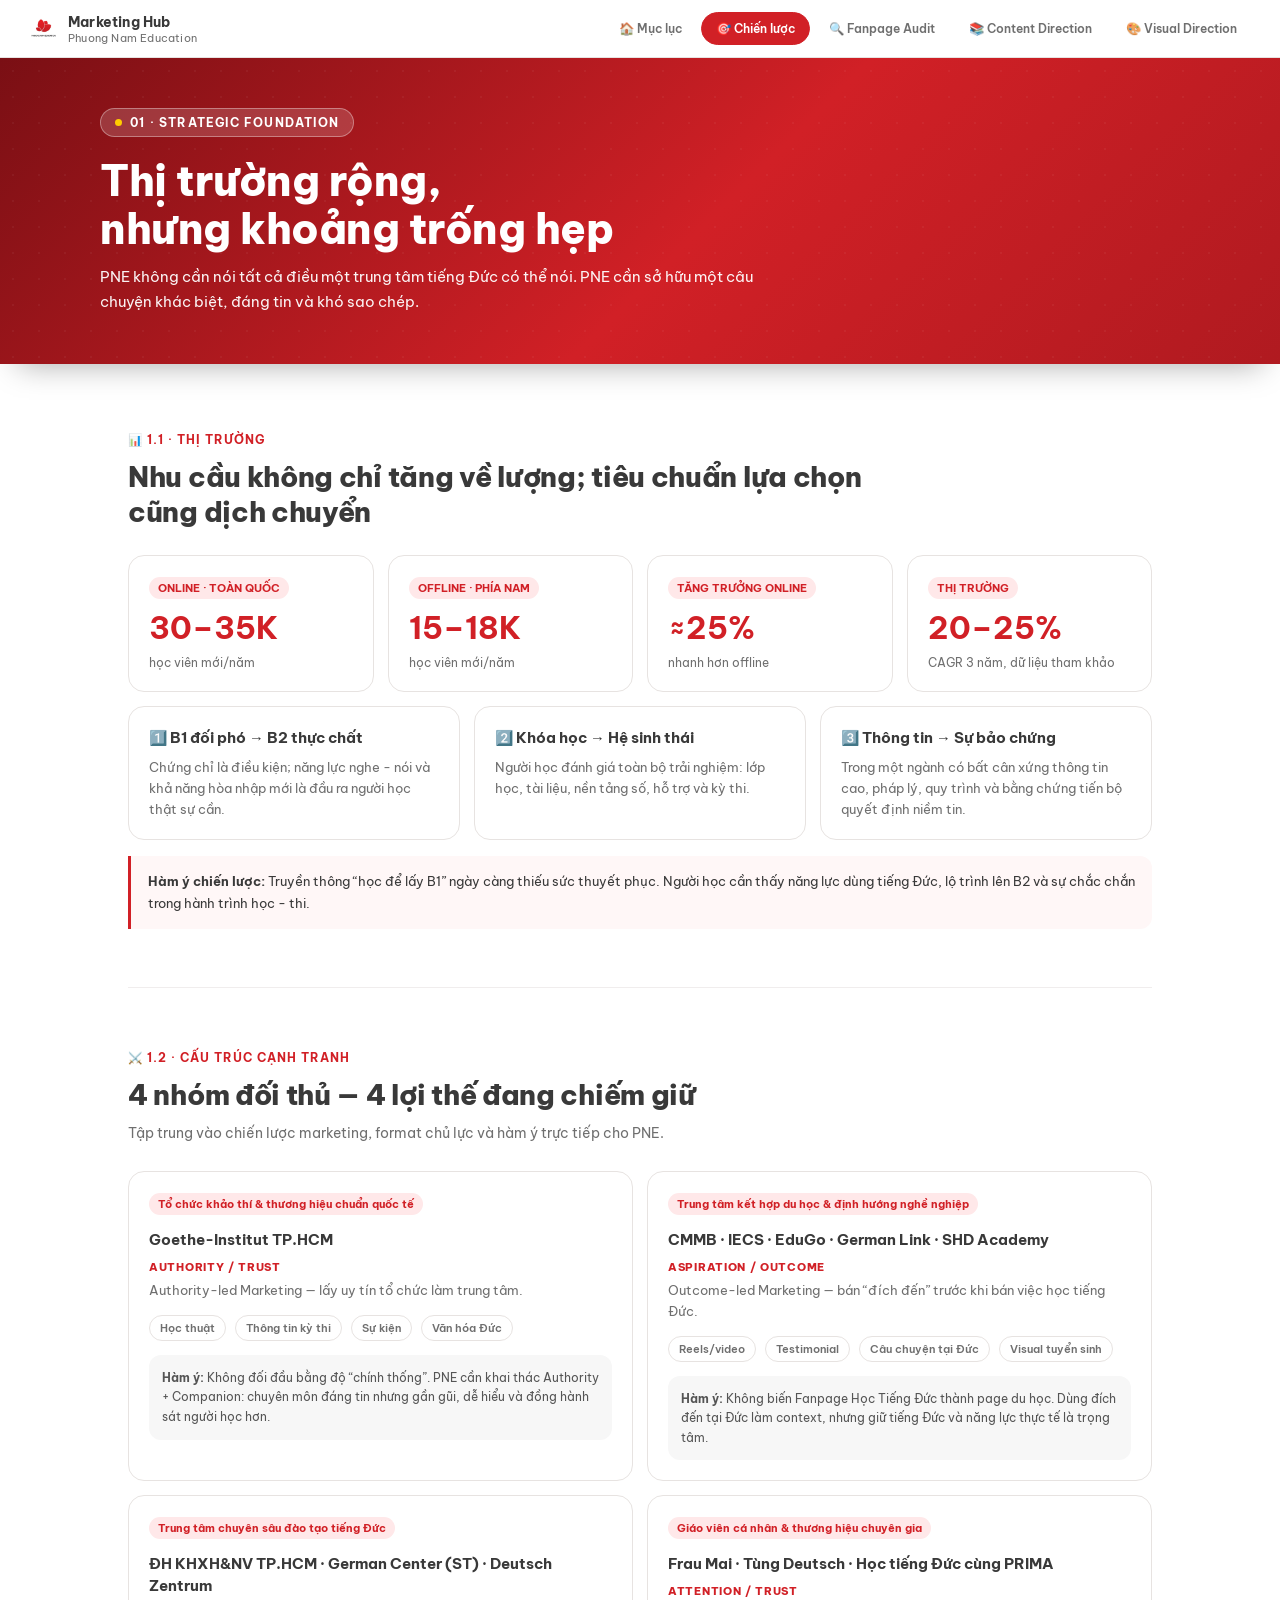
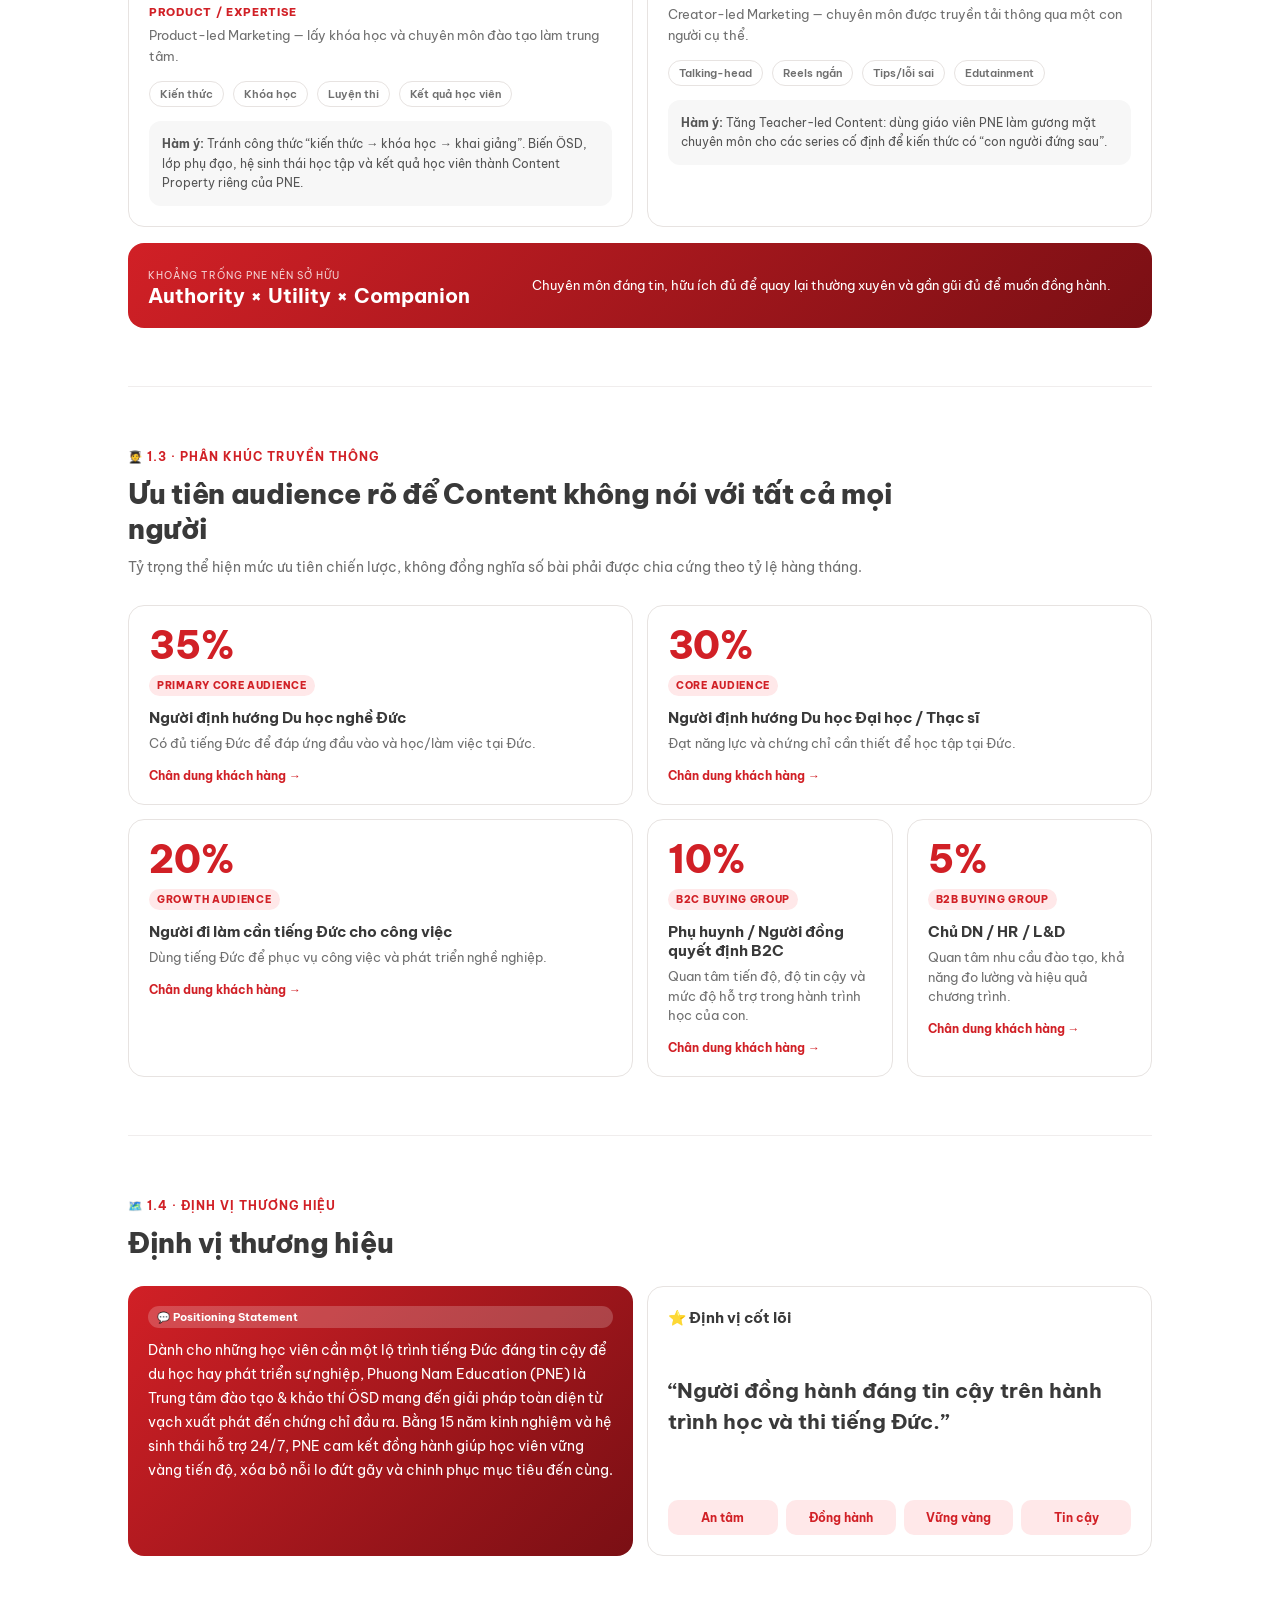
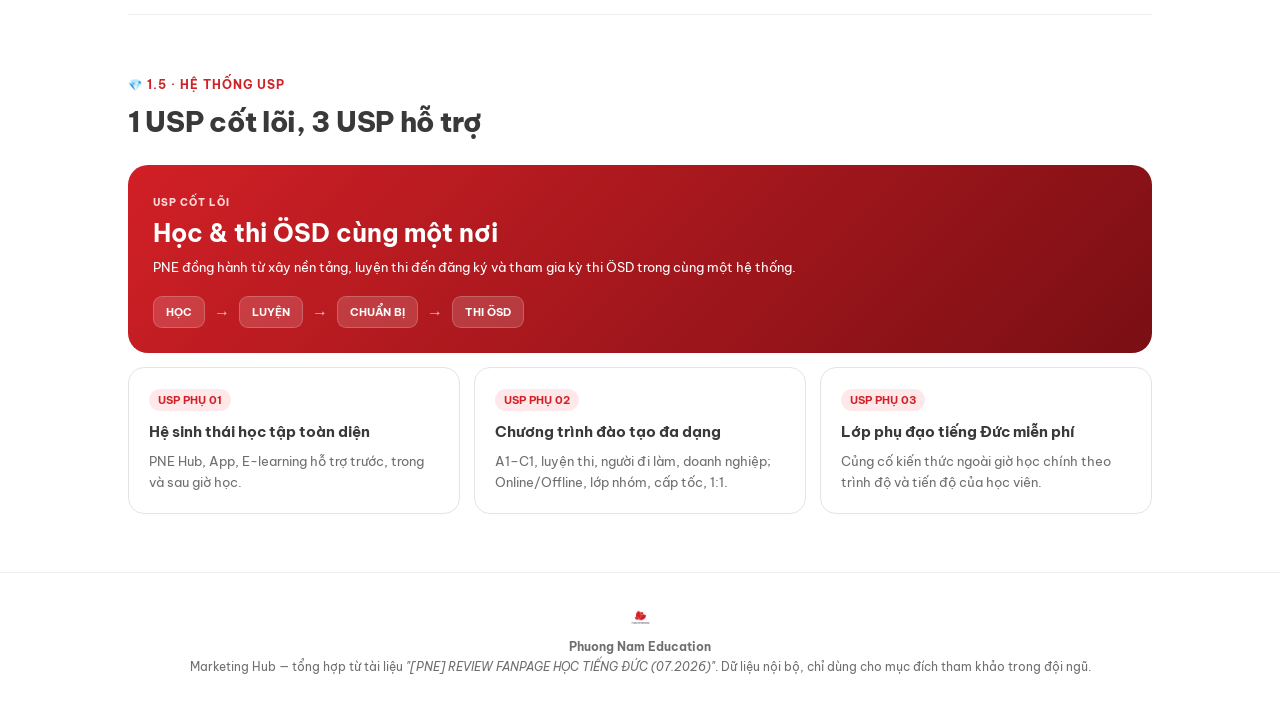
<file: strategy.html>
<!doctype html><html lang="vi"><head><meta charset="UTF-8"><meta name="viewport" content="width=device-width,initial-scale=1.0"><title>Chiến lược · Phuong Nam Education</title><link rel="preconnect" href="https://fonts.googleapis.com"><link rel="preconnect" href="https://fonts.gstatic.com" crossorigin><link href="https://fonts.googleapis.com/css2?family=Be+Vietnam+Pro:ital,wght@0,400;0,500;0,600;0,700;0,800;1,400&display=swap" rel="stylesheet"><link rel="stylesheet" href="styles.css"><script src="script.js" defer></script></head><body class=""><header class="topbar"><div class="brand"><img src="logo.png" alt="Phuong Nam Education"><div class="brand-text">Marketing Hub<span>Phuong Nam Education</span></div></div><nav class="tabs"><a href="index.html">🏠 Mục lục</a><a href="strategy.html" class="active">🎯 Chiến lược</a><a href="audit.html">🔍 Fanpage Audit</a><a href="content.html">📚 Content Direction</a><a href="visual.html">🎨 Visual Direction</a></nav></header><section class="hero"><div class="hero-inner"><div class="eyebrow"><span class="dot"></span>01 · STRATEGIC FOUNDATION</div><h1>Thị trường rộng,<br>nhưng khoảng trống hẹp</h1><p class="lead">PNE không cần nói tất cả điều một trung tâm tiếng Đức có thể nói. PNE cần sở hữu một câu chuyện khác biệt, đáng tin và khó sao chép.</p></div></section><main>
<section class="report-section" id="market"><div class="sec-head tight"><span class="sec-tag">📊 1.1 · THỊ TRƯỜNG</span><h2>Nhu cầu không chỉ tăng về lượng; tiêu chuẩn lựa chọn cũng dịch chuyển</h2></div>

<div class="grid grid-4" style="margin-top:14px"><div class="card outline metric-card"><span class="badge">ONLINE · TOÀN QUỐC</span><strong>30–35K</strong><small>học viên mới/năm</small></div><div class="card outline metric-card"><span class="badge">OFFLINE · PHÍA NAM</span><strong>15–18K</strong><small>học viên mới/năm</small></div><div class="card outline metric-card"><span class="badge">TĂNG TRƯỞNG ONLINE</span><strong>≈25%</strong><small>nhanh hơn offline</small></div><div class="card outline metric-card"><span class="badge">THỊ TRƯỜNG</span><strong>20–25%</strong><small>CAGR 3 năm, dữ liệu tham khảo</small></div></div>
<div class="grid grid-3" style="margin-top:14px"><div class="card outline"><h3>1️⃣ B1 đối phó → B2 thực chất</h3><p>Chứng chỉ là điều kiện; năng lực nghe - nói và khả năng hòa nhập mới là đầu ra người học thật sự cần.</p></div><div class="card outline"><h3>2️⃣ Khóa học → Hệ sinh thái</h3><p>Người học đánh giá toàn bộ trải nghiệm: lớp học, tài liệu, nền tảng số, hỗ trợ và kỳ thi.</p></div><div class="card outline"><h3>3️⃣ Thông tin → Sự bảo chứng</h3><p>Trong một ngành có bất cân xứng thông tin cao, pháp lý, quy trình và bằng chứng tiến bộ quyết định niềm tin.</p></div></div><div class="insight-bar"><strong>Hàm ý chiến lược:</strong> Truyền thông “học để lấy B1” ngày càng thiếu sức thuyết phục. Người học cần thấy năng lực dùng tiếng Đức, lộ trình lên B2 và sự chắc chắn trong hành trình học - thi.</div></section>

<section class="report-section" id="competition"><div class="sec-head tight"><span class="sec-tag">⚔️ 1.2 · CẤU TRÚC CẠNH TRANH</span><h2>4 nhóm đối thủ — 4 lợi thế đang chiếm giữ</h2><p>Tập trung vào chiến lược marketing, format chủ lực và hàm ý trực tiếp cho PNE.</p></div>
<div class="grid grid-2">
<div class="card competitor-card"><span class="badge">Tổ chức khảo thí & thương hiệu chuẩn quốc tế</span><h3>Goethe-Institut TP.HCM</h3><div class="strategy-win">AUTHORITY / TRUST</div><p>Authority-led Marketing — lấy uy tín tổ chức làm trung tâm.</p><div class="chip-row"><span class="pill">Học thuật</span><span class="pill">Thông tin kỳ thi</span><span class="pill">Sự kiện</span><span class="pill">Văn hóa Đức</span></div><div class="implication"><strong>Hàm ý:</strong> Không đối đầu bằng độ “chính thống”. PNE cần khai thác Authority + Companion: chuyên môn đáng tin nhưng gần gũi, dễ hiểu và đồng hành sát người học hơn.</div></div>
<div class="card competitor-card"><span class="badge">Trung tâm kết hợp du học & định hướng nghề nghiệp</span><h3>CMMB · IECS · EduGo · German Link · SHD Academy</h3><div class="strategy-win">ASPIRATION / OUTCOME</div><p>Outcome-led Marketing — bán “đích đến” trước khi bán việc học tiếng Đức.</p><div class="chip-row"><span class="pill">Reels/video</span><span class="pill">Testimonial</span><span class="pill">Câu chuyện tại Đức</span><span class="pill">Visual tuyển sinh</span></div><div class="implication"><strong>Hàm ý:</strong> Không biến Fanpage Học Tiếng Đức thành page du học. Dùng đích đến tại Đức làm context, nhưng giữ tiếng Đức và năng lực thực tế là trọng tâm.</div></div>
<div class="card competitor-card"><span class="badge">Trung tâm chuyên sâu đào tạo tiếng Đức</span><h3>ĐH KHXH&NV TP.HCM · German Center (ST) · Deutsch Zentrum</h3><div class="strategy-win">PRODUCT / EXPERTISE</div><p>Product-led Marketing — lấy khóa học và chuyên môn đào tạo làm trung tâm.</p><div class="chip-row"><span class="pill">Kiến thức</span><span class="pill">Khóa học</span><span class="pill">Luyện thi</span><span class="pill">Kết quả học viên</span></div><div class="implication"><strong>Hàm ý:</strong> Tránh công thức “kiến thức → khóa học → khai giảng”. Biến ÖSD, lớp phụ đạo, hệ sinh thái học tập và kết quả học viên thành Content Property riêng của PNE.</div></div>
<div class="card competitor-card"><span class="badge">Giáo viên cá nhân & thương hiệu chuyên gia</span><h3>Frau Mai · Tùng Deutsch · Học tiếng Đức cùng PRIMA</h3><div class="strategy-win">ATTENTION / TRUST</div><p>Creator-led Marketing — chuyên môn được truyền tải thông qua một con người cụ thể.</p><div class="chip-row"><span class="pill">Talking-head</span><span class="pill">Reels ngắn</span><span class="pill">Tips/lỗi sai</span><span class="pill">Edutainment</span></div><div class="implication"><strong>Hàm ý:</strong> Tăng Teacher-led Content: dùng giáo viên PNE làm gương mặt chuyên môn cho các series cố định để kiến thức có “con người đứng sau”.</div></div>
</div><div class="gap-banner"><div><span style="font-size:10px;letter-spacing:1px;text-transform:uppercase;opacity:.8">Khoảng trống PNE nên sở hữu</span><br><strong>Authority × Utility × Companion</strong></div><p>Chuyên môn đáng tin, hữu ích đủ để quay lại thường xuyên và gần gũi đủ để muốn đồng hành.</p></div></section>

<section class="report-section" id="audience"><div class="sec-head tight"><span class="sec-tag">🧑‍🎓 1.3 · PHÂN KHÚC TRUYỀN THÔNG</span><h2>Ưu tiên audience rõ để Content không nói với tất cả mọi người</h2><p>Tỷ trọng thể hiện mức ưu tiên chiến lược, không đồng nghĩa số bài phải được chia cứng theo tỷ lệ hàng tháng.</p></div>
<div class="audience-grid">
<div class="audience-card a"><div class="audience-pct">35%</div><span class="audience-role">PRIMARY CORE AUDIENCE</span><h3>Người định hướng Du học nghề Đức</h3><p>Có đủ tiếng Đức để đáp ứng đầu vào và học/làm việc tại Đức.</p><button class="persona-link" data-persona="duhocnghe">Chân dung khách hàng →</button></div>
<div class="audience-card b"><div class="audience-pct">30%</div><span class="audience-role">CORE AUDIENCE</span><h3>Người định hướng Du học Đại học / Thạc sĩ</h3><p>Đạt năng lực và chứng chỉ cần thiết để học tập tại Đức.</p><button class="persona-link" data-persona="academic">Chân dung khách hàng →</button></div>
<div class="audience-card c"><div class="audience-pct">20%</div><span class="audience-role">GROWTH AUDIENCE</span><h3>Người đi làm cần tiếng Đức cho công việc</h3><p>Dùng tiếng Đức để phục vụ công việc và phát triển nghề nghiệp.</p><button class="persona-link" data-persona="working">Chân dung khách hàng →</button></div>
<div class="audience-card d"><div class="audience-pct">10%</div><span class="audience-role">B2C BUYING GROUP</span><h3>Phụ huynh / Người đồng quyết định B2C</h3><p>Quan tâm tiến độ, độ tin cậy và mức độ hỗ trợ trong hành trình học của con.</p><button class="persona-link" data-persona="parent">Chân dung khách hàng →</button></div>
<div class="audience-card e"><div class="audience-pct">5%</div><span class="audience-role">B2B BUYING GROUP</span><h3>Chủ DN / HR / L&D</h3><p>Quan tâm nhu cầu đào tạo, khả năng đo lường và hiệu quả chương trình.</p><button class="persona-link" data-persona="b2b">Chân dung khách hàng →</button></div>
</div></section>

<section class="report-section" id="positioning"><div class="sec-head tight"><span class="sec-tag">🗺️ 1.4 · ĐỊNH VỊ THƯƠNG HIỆU</span><h2>Định vị thương hiệu</h2></div><div class="grid grid-2">
<div class="card position-card red"><span class="badge" style="background:rgba(255,255,255,.2);color:#fff">💬 Positioning Statement</span><p style="font-size:13.5px;line-height:1.78">Dành cho những học viên cần một lộ trình tiếng Đức đáng tin cậy để du học hay phát triển sự nghiệp, Phuong Nam Education (PNE) là Trung tâm đào tạo &amp; khảo thí ÖSD mang đến giải pháp toàn diện từ vạch xuất phát đến chứng chỉ đầu ra. Bằng 15 năm kinh nghiệm và hệ sinh thái hỗ trợ 24/7, PNE cam kết đồng hành giúp học viên vững vàng tiến độ, xóa bỏ nỗi lo đứt gãy và chinh phục mục tiêu đến cùng.</p></div>
<div class="card outline position-card"><h3>⭐ Định vị cốt lõi</h3><p class="position-quote">“Người đồng hành đáng tin cậy trên hành trình học và thi tiếng Đức.”</p><div class="attribute-row"><span class="attribute">An tâm</span><span class="attribute">Đồng hành</span><span class="attribute">Vững vàng</span><span class="attribute">Tin cậy</span></div></div>
</div></section>

<section class="report-section" id="usp"><div class="sec-head tight"><span class="sec-tag">💎 1.5 · HỆ THỐNG USP</span><h2>1 USP cốt lõi, 3 USP hỗ trợ</h2></div>
<div class="usp-hero"><span style="font-size:10px;font-weight:800;letter-spacing:1px;text-transform:uppercase;color:#ffd7d8">USP CỐT LÕI</span><h3>Học &amp; thi ÖSD cùng một nơi</h3><p>PNE đồng hành từ xây nền tảng, luyện thi đến đăng ký và tham gia kỳ thi ÖSD trong cùng một hệ thống.</p><div class="usp-flow"><span class="usp-step">HỌC</span><span class="usp-arr">→</span><span class="usp-step">LUYỆN</span><span class="usp-arr">→</span><span class="usp-step">CHUẨN BỊ</span><span class="usp-arr">→</span><span class="usp-step">THI ÖSD</span></div></div>
<div class="grid grid-3 support-usp"><div class="card outline"><span class="badge">USP PHỤ 01</span><h3>Hệ sinh thái học tập toàn diện</h3><p>PNE Hub, App, E-learning hỗ trợ trước, trong và sau giờ học.</p></div><div class="card outline"><span class="badge">USP PHỤ 02</span><h3>Chương trình đào tạo đa dạng</h3><p>A1–C1, luyện thi, người đi làm, doanh nghiệp; Online/Offline, lớp nhóm, cấp tốc, 1:1.</p></div><div class="card outline"><span class="badge">USP PHỤ 03</span><h3>Lớp phụ đạo tiếng Đức miễn phí</h3><p>Củng cố kiến thức ngoài giờ học chính theo trình độ và tiến độ của học viên.</p></div></div></section>

<div class="modal" id="personaModal" aria-hidden="true"><div class="modal-card"><div class="modal-head"><h3 id="personaModalTitle">Chân dung khách hàng</h3><button class="modal-close" aria-label="Đóng">×</button></div><div class="modal-body"><div class="persona-grid" id="personaModalBody"></div></div></div></div>
</main><footer><div class="brand-mini"><img src="assets/logo.png" alt="PNE"></div><div><strong>Phuong Nam Education</strong></div><div style="margin-top:5px;">Marketing Hub — tổng hợp từ tài liệu <em>"[PNE] REVIEW FANPAGE HỌC TIẾNG ĐỨC (07.2026)"</em>. Dữ liệu nội bộ, chỉ dùng cho mục đích tham khảo trong đội ngũ.</div></footer></body></html>
</file>
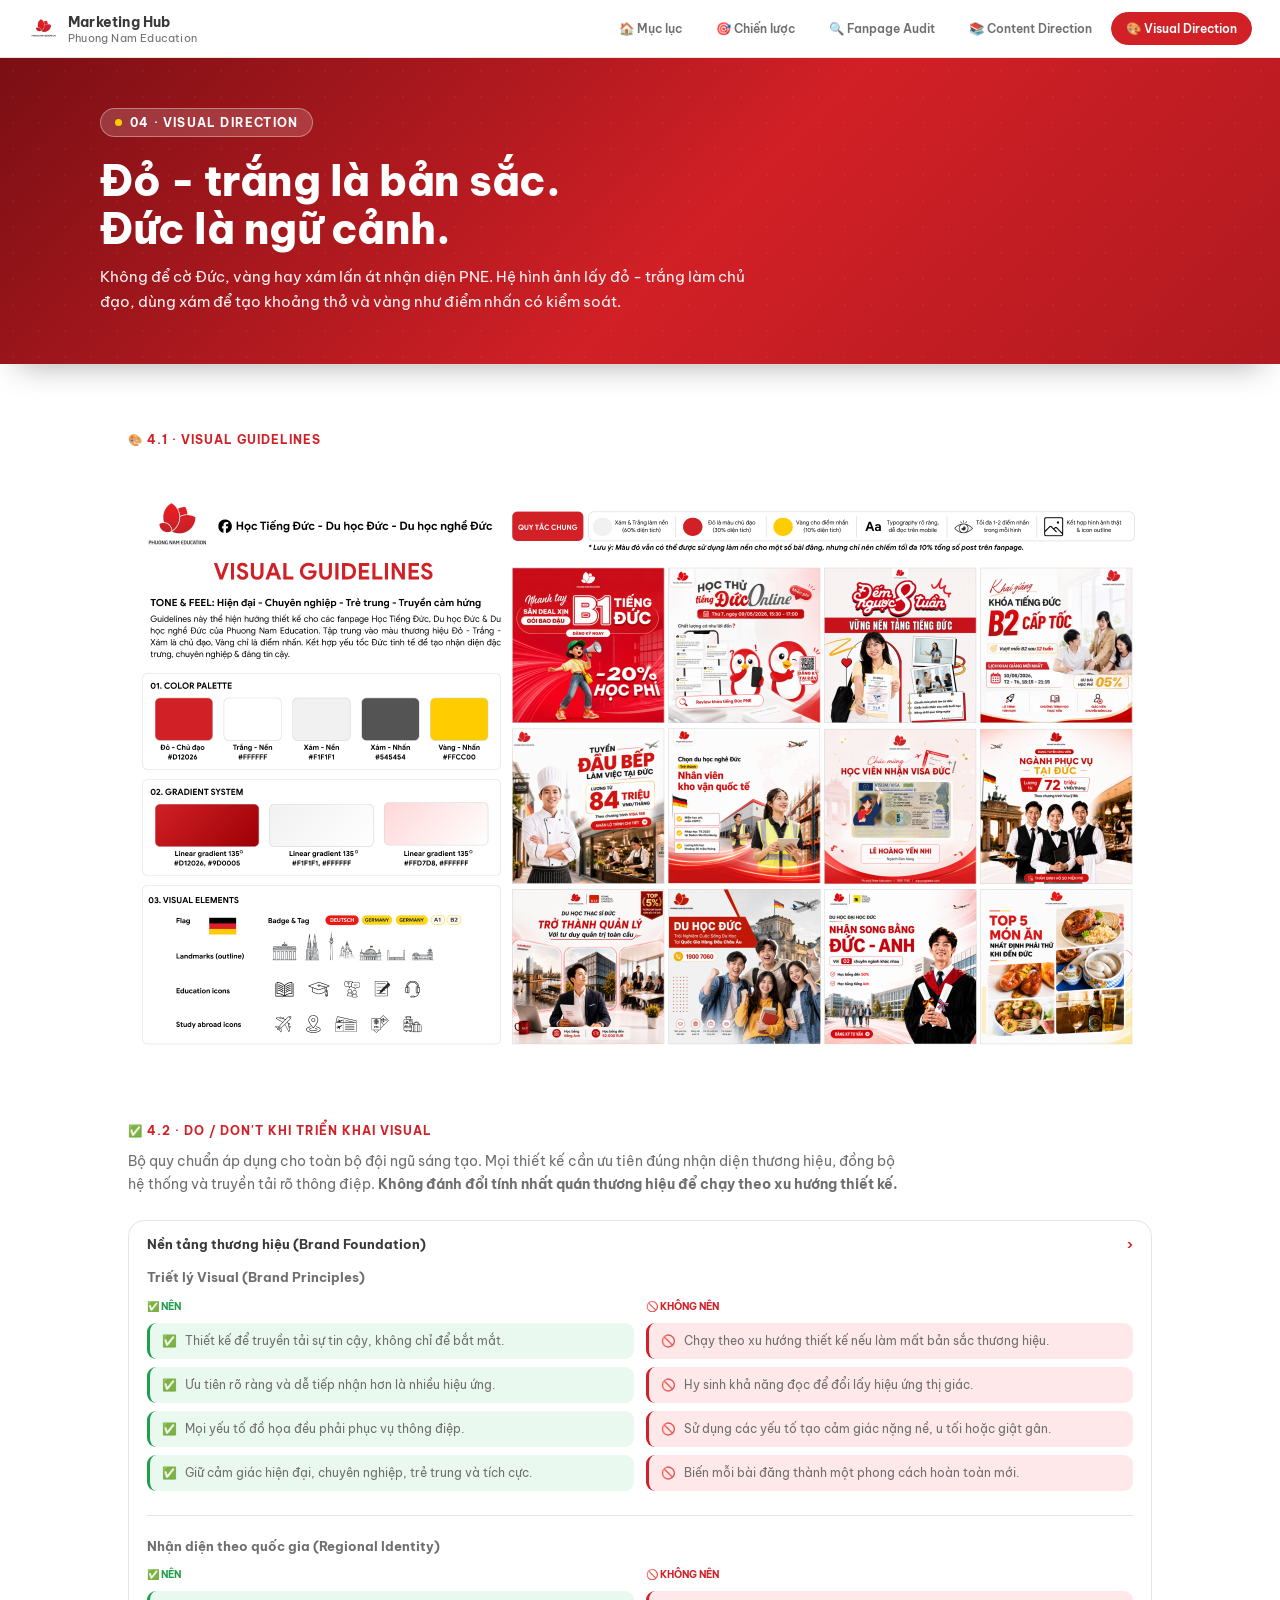
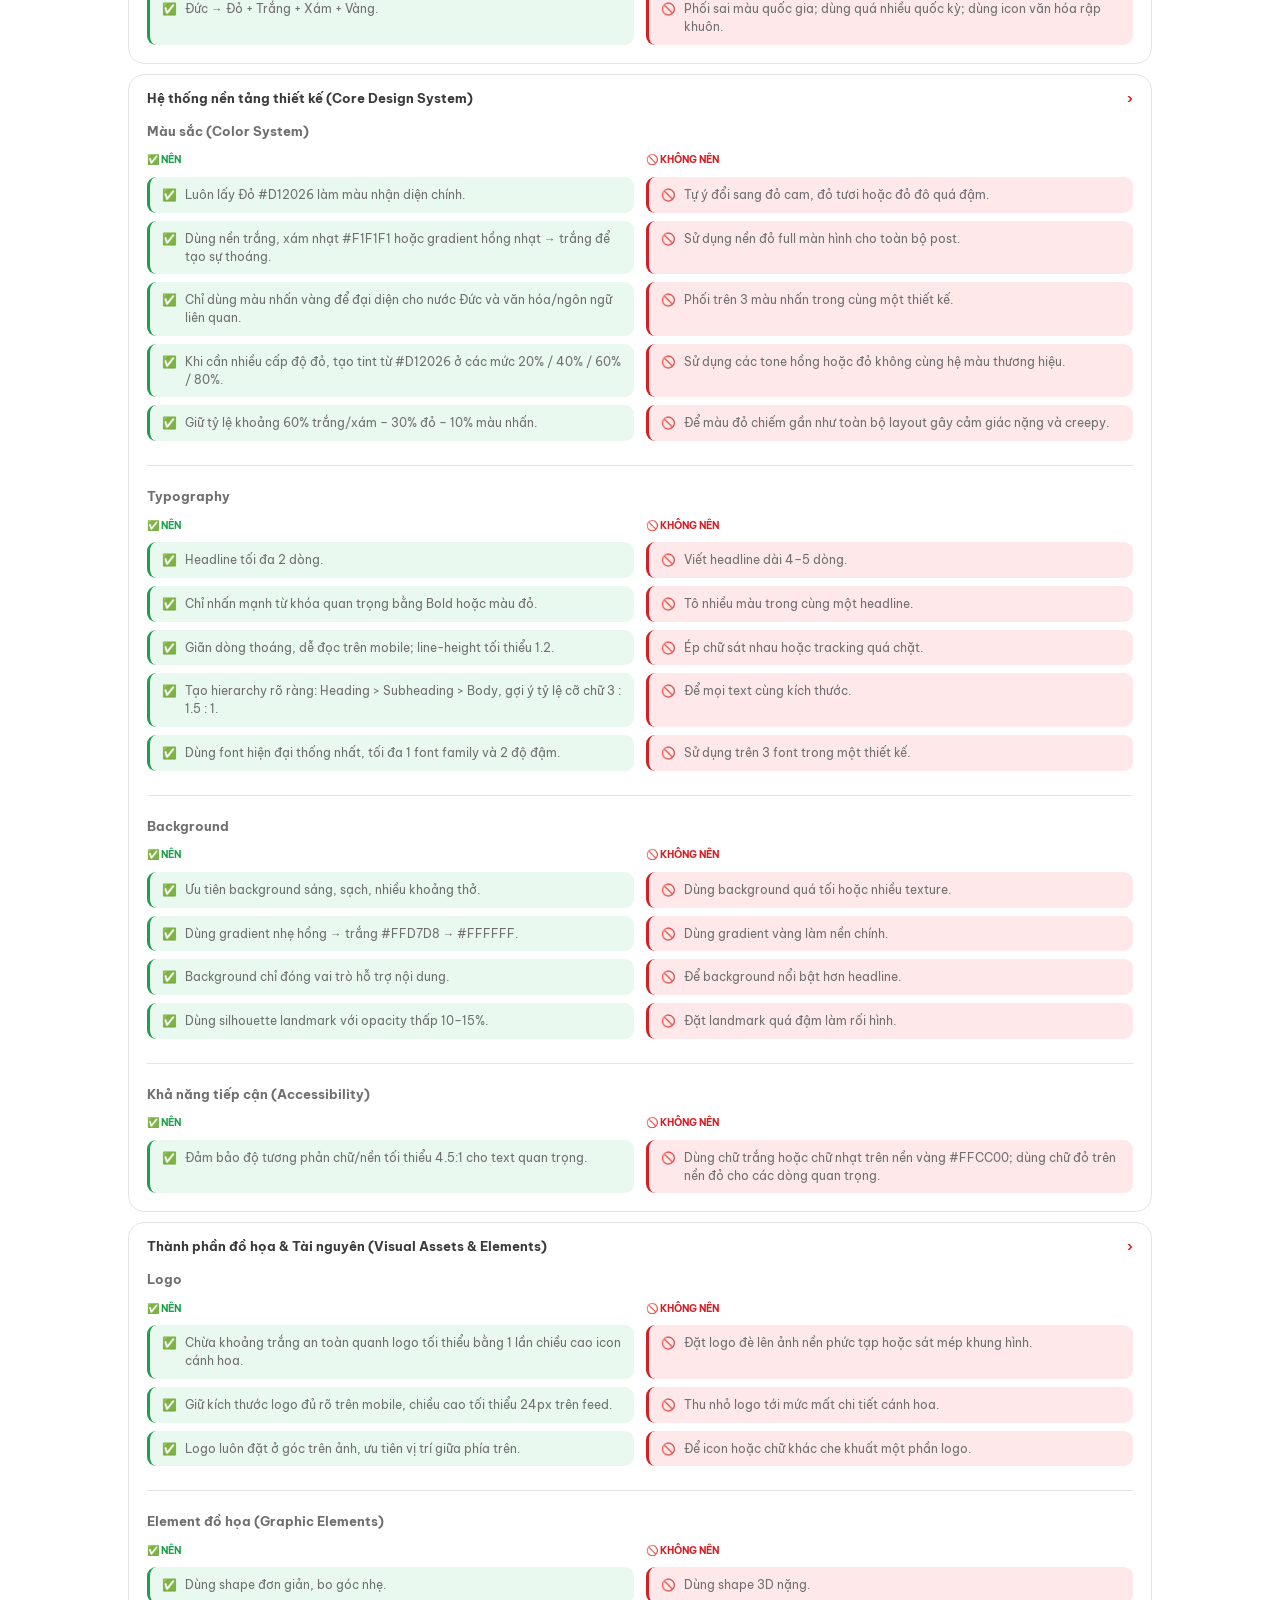
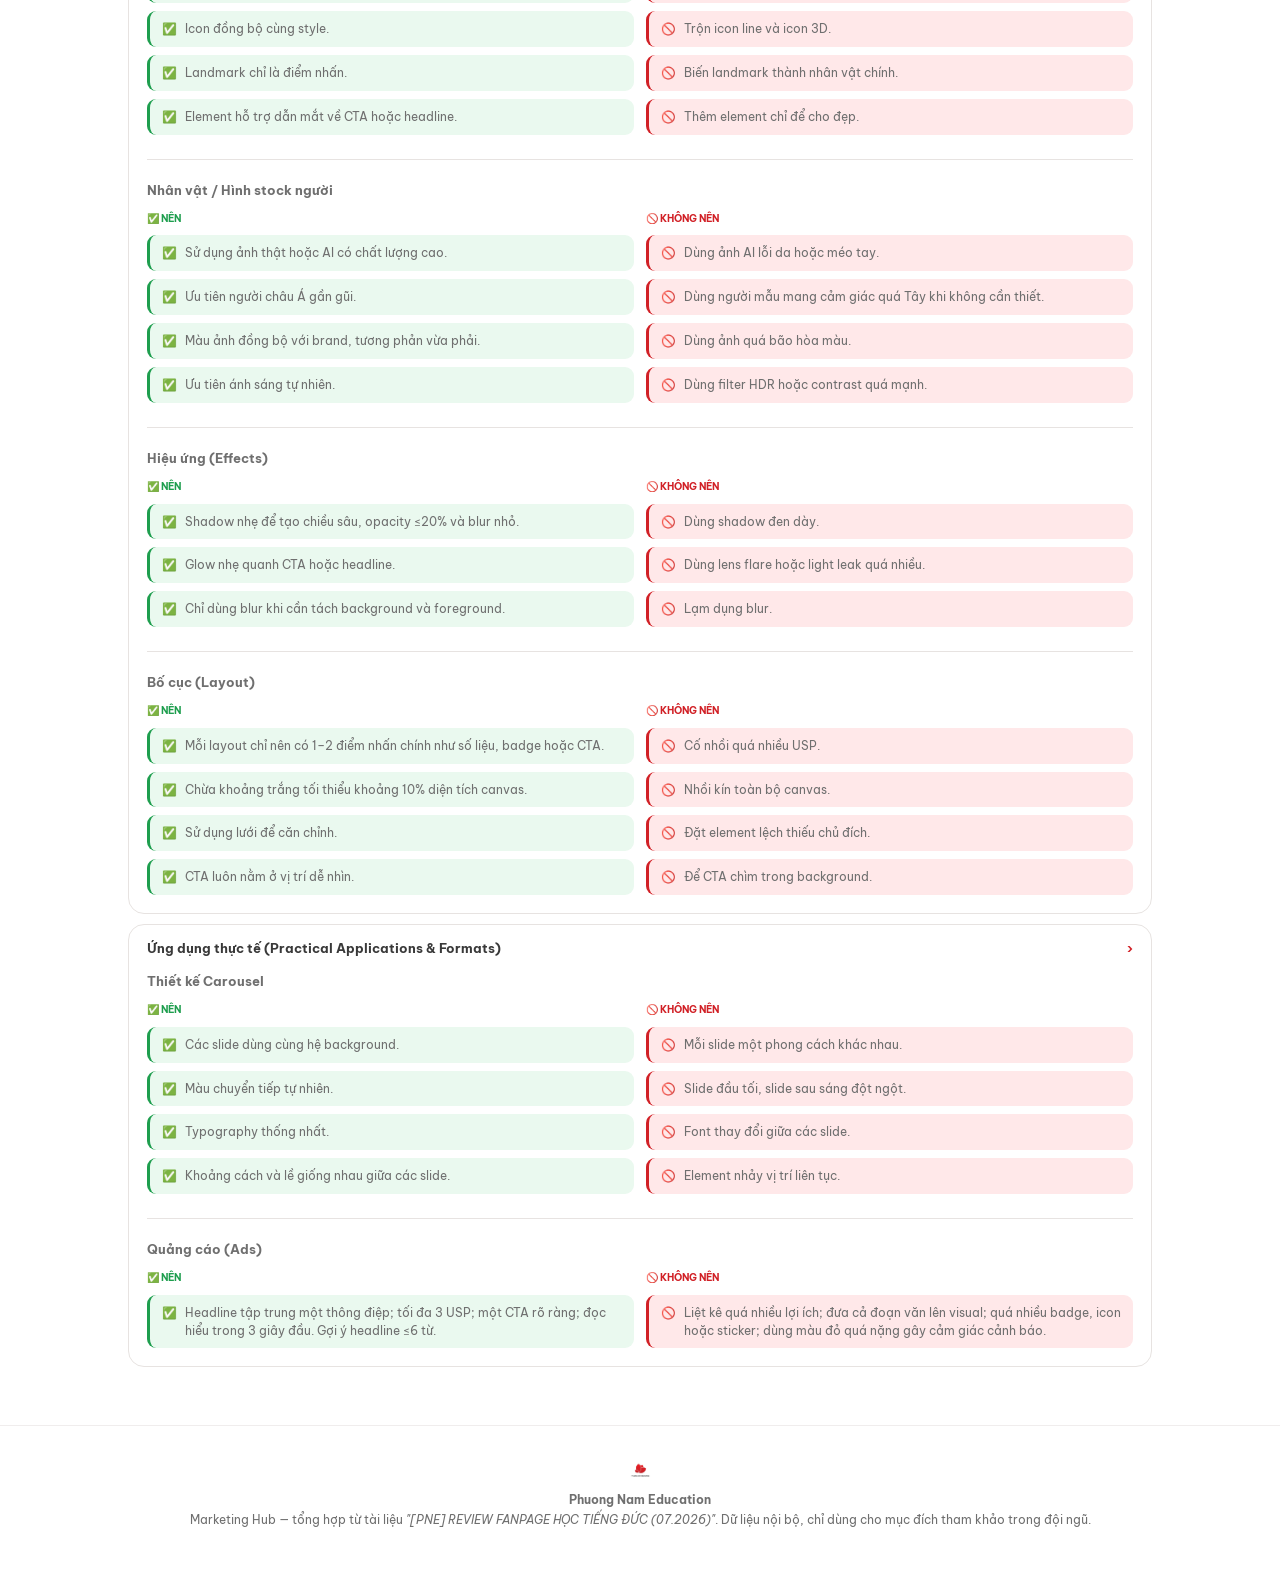
<file: visual.html>
<!doctype html><html lang="vi"><head><meta charset="UTF-8"><meta name="viewport" content="width=device-width,initial-scale=1.0"><title>Visual Direction · Phuong Nam Education</title><link rel="preconnect" href="https://fonts.googleapis.com"><link rel="preconnect" href="https://fonts.gstatic.com" crossorigin><link href="https://fonts.googleapis.com/css2?family=Be+Vietnam+Pro:ital,wght@0,400;0,500;0,600;0,700;0,800;1,400&display=swap" rel="stylesheet"><link rel="stylesheet" href="styles.css"><script src="script.js" defer></script></head><body class="visual-page"><header class="topbar"><div class="brand"><img src="logo.png" alt="Phuong Nam Education"><div class="brand-text">Marketing Hub<span>Phuong Nam Education</span></div></div><nav class="tabs"><a href="index.html">🏠 Mục lục</a><a href="strategy.html">🎯 Chiến lược</a><a href="audit.html">🔍 Fanpage Audit</a><a href="content.html">📚 Content Direction</a><a href="visual.html" class="active">🎨 Visual Direction</a></nav></header><section class="hero"><div class="hero-inner"><div class="eyebrow"><span class="dot"></span>04 · VISUAL DIRECTION</div><h1>Đỏ - trắng là bản sắc.<br>Đức là ngữ cảnh.</h1><p class="lead">Không để cờ Đức, vàng hay xám lấn át nhận diện PNE. Hệ hình ảnh lấy đỏ - trắng làm chủ đạo, dùng xám để tạo khoảng thở và vàng như điểm nhấn có kiểm soát.</p></div></section><main><section class="visual-page"><div class="sec-head">
<span class="sec-tag">🎨 4.1 · VISUAL GUIDELINES</span>
</div><figure class="moodboard-fig visual-guideline-board" style="margin-bottom:0px;">
<img alt="Visual Guidelines - Học Tiếng Đức, Du học Đức và Du học nghề Đức" src="visual-guidelines.png"/>
</figure><div class="sec-head" style="margin-bottom:24px;">
<span class="sec-tag">✅ 4.2 · DO / DON'T KHI TRIỂN KHAI VISUAL</span>
<p>Bộ quy chuẩn áp dụng cho toàn bộ đội ngũ sáng tạo. Mọi thiết kế cần ưu tiên đúng nhận diện thương hiệu, đồng bộ hệ thống và truyền tải rõ thông điệp. <strong>Không đánh đổi tính nhất quán thương hiệu để chạy theo xu hướng thiết kế.</strong></p>
</div><div class="accordion"><summary>Nền tảng thương hiệu (Brand Foundation) <span class="chev">›</span></summary><div class="acc-body"><div class="visual-subgroup"><h4>Triết lý Visual (Brand Principles)</h4><div class="pair-table"><div class="pair-head"><span class="h-do">✅ Nên</span><span class="h-dont">🚫 Không nên</span></div><div class="pair-row"><div class="pair-cell pc-do"><span class="ic">✅</span>Thiết kế để truyền tải sự tin cậy, không chỉ để bắt mắt.</div><div class="pair-cell pc-dont"><span class="ic">🚫</span>Chạy theo xu hướng thiết kế nếu làm mất bản sắc thương hiệu.</div></div><div class="pair-row"><div class="pair-cell pc-do"><span class="ic">✅</span>Ưu tiên rõ ràng và dễ tiếp nhận hơn là nhiều hiệu ứng.</div><div class="pair-cell pc-dont"><span class="ic">🚫</span>Hy sinh khả năng đọc để đổi lấy hiệu ứng thị giác.</div></div><div class="pair-row"><div class="pair-cell pc-do"><span class="ic">✅</span>Mọi yếu tố đồ họa đều phải phục vụ thông điệp.</div><div class="pair-cell pc-dont"><span class="ic">🚫</span>Sử dụng các yếu tố tạo cảm giác nặng nề, u tối hoặc giật gân.</div></div><div class="pair-row"><div class="pair-cell pc-do"><span class="ic">✅</span>Giữ cảm giác hiện đại, chuyên nghiệp, trẻ trung và tích cực.</div><div class="pair-cell pc-dont"><span class="ic">🚫</span>Biến mỗi bài đăng thành một phong cách hoàn toàn mới.</div></div></div></div><div class="visual-subgroup"><h4>Nhận diện theo quốc gia (Regional Identity)</h4><div class="pair-table"><div class="pair-head"><span class="h-do">✅ Nên</span><span class="h-dont">🚫 Không nên</span></div><div class="pair-row"><div class="pair-cell pc-do"><span class="ic">✅</span>Đức → Đỏ + Trắng + Xám + Vàng.</div><div class="pair-cell pc-dont"><span class="ic">🚫</span>Phối sai màu quốc gia; dùng quá nhiều quốc kỳ; dùng icon văn hóa rập khuôn.</div></div></div></div></div></div><div class="accordion"><summary>Hệ thống nền tảng thiết kế (Core Design System) <span class="chev">›</span></summary><div class="acc-body"><div class="visual-subgroup"><h4>Màu sắc (Color System)</h4><div class="pair-table"><div class="pair-head"><span class="h-do">✅ Nên</span><span class="h-dont">🚫 Không nên</span></div><div class="pair-row"><div class="pair-cell pc-do"><span class="ic">✅</span>Luôn lấy Đỏ #D12026 làm màu nhận diện chính.</div><div class="pair-cell pc-dont"><span class="ic">🚫</span>Tự ý đổi sang đỏ cam, đỏ tươi hoặc đỏ đô quá đậm.</div></div><div class="pair-row"><div class="pair-cell pc-do"><span class="ic">✅</span>Dùng nền trắng, xám nhạt #F1F1F1 hoặc gradient hồng nhạt → trắng để tạo sự thoáng.</div><div class="pair-cell pc-dont"><span class="ic">🚫</span>Sử dụng nền đỏ full màn hình cho toàn bộ post.</div></div><div class="pair-row"><div class="pair-cell pc-do"><span class="ic">✅</span>Chỉ dùng màu nhấn vàng để đại diện cho nước Đức và văn hóa/ngôn ngữ liên quan.</div><div class="pair-cell pc-dont"><span class="ic">🚫</span>Phối trên 3 màu nhấn trong cùng một thiết kế.</div></div><div class="pair-row"><div class="pair-cell pc-do"><span class="ic">✅</span>Khi cần nhiều cấp độ đỏ, tạo tint từ #D12026 ở các mức 20% / 40% / 60% / 80%.</div><div class="pair-cell pc-dont"><span class="ic">🚫</span>Sử dụng các tone hồng hoặc đỏ không cùng hệ màu thương hiệu.</div></div><div class="pair-row"><div class="pair-cell pc-do"><span class="ic">✅</span>Giữ tỷ lệ khoảng 60% trắng/xám – 30% đỏ – 10% màu nhấn.</div><div class="pair-cell pc-dont"><span class="ic">🚫</span>Để màu đỏ chiếm gần như toàn bộ layout gây cảm giác nặng và creepy.</div></div></div></div><div class="visual-subgroup"><h4>Typography</h4><div class="pair-table"><div class="pair-head"><span class="h-do">✅ Nên</span><span class="h-dont">🚫 Không nên</span></div><div class="pair-row"><div class="pair-cell pc-do"><span class="ic">✅</span>Headline tối đa 2 dòng.</div><div class="pair-cell pc-dont"><span class="ic">🚫</span>Viết headline dài 4–5 dòng.</div></div><div class="pair-row"><div class="pair-cell pc-do"><span class="ic">✅</span>Chỉ nhấn mạnh từ khóa quan trọng bằng Bold hoặc màu đỏ.</div><div class="pair-cell pc-dont"><span class="ic">🚫</span>Tô nhiều màu trong cùng một headline.</div></div><div class="pair-row"><div class="pair-cell pc-do"><span class="ic">✅</span>Giãn dòng thoáng, dễ đọc trên mobile; line-height tối thiểu 1.2.</div><div class="pair-cell pc-dont"><span class="ic">🚫</span>Ép chữ sát nhau hoặc tracking quá chặt.</div></div><div class="pair-row"><div class="pair-cell pc-do"><span class="ic">✅</span>Tạo hierarchy rõ ràng: Heading &gt; Subheading &gt; Body, gợi ý tỷ lệ cỡ chữ 3 : 1.5 : 1.</div><div class="pair-cell pc-dont"><span class="ic">🚫</span>Để mọi text cùng kích thước.</div></div><div class="pair-row"><div class="pair-cell pc-do"><span class="ic">✅</span>Dùng font hiện đại thống nhất, tối đa 1 font family và 2 độ đậm.</div><div class="pair-cell pc-dont"><span class="ic">🚫</span>Sử dụng trên 3 font trong một thiết kế.</div></div></div></div><div class="visual-subgroup"><h4>Background</h4><div class="pair-table"><div class="pair-head"><span class="h-do">✅ Nên</span><span class="h-dont">🚫 Không nên</span></div><div class="pair-row"><div class="pair-cell pc-do"><span class="ic">✅</span>Ưu tiên background sáng, sạch, nhiều khoảng thở.</div><div class="pair-cell pc-dont"><span class="ic">🚫</span>Dùng background quá tối hoặc nhiều texture.</div></div><div class="pair-row"><div class="pair-cell pc-do"><span class="ic">✅</span>Dùng gradient nhẹ hồng → trắng #FFD7D8 → #FFFFFF.</div><div class="pair-cell pc-dont"><span class="ic">🚫</span>Dùng gradient vàng làm nền chính.</div></div><div class="pair-row"><div class="pair-cell pc-do"><span class="ic">✅</span>Background chỉ đóng vai trò hỗ trợ nội dung.</div><div class="pair-cell pc-dont"><span class="ic">🚫</span>Để background nổi bật hơn headline.</div></div><div class="pair-row"><div class="pair-cell pc-do"><span class="ic">✅</span>Dùng silhouette landmark với opacity thấp 10–15%.</div><div class="pair-cell pc-dont"><span class="ic">🚫</span>Đặt landmark quá đậm làm rối hình.</div></div></div></div><div class="visual-subgroup"><h4>Khả năng tiếp cận (Accessibility)</h4><div class="pair-table"><div class="pair-head"><span class="h-do">✅ Nên</span><span class="h-dont">🚫 Không nên</span></div><div class="pair-row"><div class="pair-cell pc-do"><span class="ic">✅</span>Đảm bảo độ tương phản chữ/nền tối thiểu 4.5:1 cho text quan trọng.</div><div class="pair-cell pc-dont"><span class="ic">🚫</span>Dùng chữ trắng hoặc chữ nhạt trên nền vàng #FFCC00; dùng chữ đỏ trên nền đỏ cho các dòng quan trọng.</div></div></div></div></div></div><div class="accordion"><summary>Thành phần đồ họa &amp; Tài nguyên (Visual Assets &amp; Elements) <span class="chev">›</span></summary><div class="acc-body"><div class="visual-subgroup"><h4>Logo</h4><div class="pair-table"><div class="pair-head"><span class="h-do">✅ Nên</span><span class="h-dont">🚫 Không nên</span></div><div class="pair-row"><div class="pair-cell pc-do"><span class="ic">✅</span>Chừa khoảng trắng an toàn quanh logo tối thiểu bằng 1 lần chiều cao icon cánh hoa.</div><div class="pair-cell pc-dont"><span class="ic">🚫</span>Đặt logo đè lên ảnh nền phức tạp hoặc sát mép khung hình.</div></div><div class="pair-row"><div class="pair-cell pc-do"><span class="ic">✅</span>Giữ kích thước logo đủ rõ trên mobile, chiều cao tối thiểu 24px trên feed.</div><div class="pair-cell pc-dont"><span class="ic">🚫</span>Thu nhỏ logo tới mức mất chi tiết cánh hoa.</div></div><div class="pair-row"><div class="pair-cell pc-do"><span class="ic">✅</span>Logo luôn đặt ở góc trên ảnh, ưu tiên vị trí giữa phía trên.</div><div class="pair-cell pc-dont"><span class="ic">🚫</span>Để icon hoặc chữ khác che khuất một phần logo.</div></div></div></div><div class="visual-subgroup"><h4>Element đồ họa (Graphic Elements)</h4><div class="pair-table"><div class="pair-head"><span class="h-do">✅ Nên</span><span class="h-dont">🚫 Không nên</span></div><div class="pair-row"><div class="pair-cell pc-do"><span class="ic">✅</span>Dùng shape đơn giản, bo góc nhẹ.</div><div class="pair-cell pc-dont"><span class="ic">🚫</span>Dùng shape 3D nặng.</div></div><div class="pair-row"><div class="pair-cell pc-do"><span class="ic">✅</span>Icon đồng bộ cùng style.</div><div class="pair-cell pc-dont"><span class="ic">🚫</span>Trộn icon line và icon 3D.</div></div><div class="pair-row"><div class="pair-cell pc-do"><span class="ic">✅</span>Landmark chỉ là điểm nhấn.</div><div class="pair-cell pc-dont"><span class="ic">🚫</span>Biến landmark thành nhân vật chính.</div></div><div class="pair-row"><div class="pair-cell pc-do"><span class="ic">✅</span>Element hỗ trợ dẫn mắt về CTA hoặc headline.</div><div class="pair-cell pc-dont"><span class="ic">🚫</span>Thêm element chỉ để cho đẹp.</div></div></div></div><div class="visual-subgroup"><h4>Nhân vật / Hình stock người</h4><div class="pair-table"><div class="pair-head"><span class="h-do">✅ Nên</span><span class="h-dont">🚫 Không nên</span></div><div class="pair-row"><div class="pair-cell pc-do"><span class="ic">✅</span>Sử dụng ảnh thật hoặc AI có chất lượng cao.</div><div class="pair-cell pc-dont"><span class="ic">🚫</span>Dùng ảnh AI lỗi da hoặc méo tay.</div></div><div class="pair-row"><div class="pair-cell pc-do"><span class="ic">✅</span>Ưu tiên người châu Á gần gũi.</div><div class="pair-cell pc-dont"><span class="ic">🚫</span>Dùng người mẫu mang cảm giác quá Tây khi không cần thiết.</div></div><div class="pair-row"><div class="pair-cell pc-do"><span class="ic">✅</span>Màu ảnh đồng bộ với brand, tương phản vừa phải.</div><div class="pair-cell pc-dont"><span class="ic">🚫</span>Dùng ảnh quá bão hòa màu.</div></div><div class="pair-row"><div class="pair-cell pc-do"><span class="ic">✅</span>Ưu tiên ánh sáng tự nhiên.</div><div class="pair-cell pc-dont"><span class="ic">🚫</span>Dùng filter HDR hoặc contrast quá mạnh.</div></div></div></div><div class="visual-subgroup"><h4>Hiệu ứng (Effects)</h4><div class="pair-table"><div class="pair-head"><span class="h-do">✅ Nên</span><span class="h-dont">🚫 Không nên</span></div><div class="pair-row"><div class="pair-cell pc-do"><span class="ic">✅</span>Shadow nhẹ để tạo chiều sâu, opacity ≤20% và blur nhỏ.</div><div class="pair-cell pc-dont"><span class="ic">🚫</span>Dùng shadow đen dày.</div></div><div class="pair-row"><div class="pair-cell pc-do"><span class="ic">✅</span>Glow nhẹ quanh CTA hoặc headline.</div><div class="pair-cell pc-dont"><span class="ic">🚫</span>Dùng lens flare hoặc light leak quá nhiều.</div></div><div class="pair-row"><div class="pair-cell pc-do"><span class="ic">✅</span>Chỉ dùng blur khi cần tách background và foreground.</div><div class="pair-cell pc-dont"><span class="ic">🚫</span>Lạm dụng blur.</div></div></div></div><div class="visual-subgroup"><h4>Bố cục (Layout)</h4><div class="pair-table"><div class="pair-head"><span class="h-do">✅ Nên</span><span class="h-dont">🚫 Không nên</span></div><div class="pair-row"><div class="pair-cell pc-do"><span class="ic">✅</span>Mỗi layout chỉ nên có 1–2 điểm nhấn chính như số liệu, badge hoặc CTA.</div><div class="pair-cell pc-dont"><span class="ic">🚫</span>Cố nhồi quá nhiều USP.</div></div><div class="pair-row"><div class="pair-cell pc-do"><span class="ic">✅</span>Chừa khoảng trắng tối thiểu khoảng 10% diện tích canvas.</div><div class="pair-cell pc-dont"><span class="ic">🚫</span>Nhồi kín toàn bộ canvas.</div></div><div class="pair-row"><div class="pair-cell pc-do"><span class="ic">✅</span>Sử dụng lưới để căn chỉnh.</div><div class="pair-cell pc-dont"><span class="ic">🚫</span>Đặt element lệch thiếu chủ đích.</div></div><div class="pair-row"><div class="pair-cell pc-do"><span class="ic">✅</span>CTA luôn nằm ở vị trí dễ nhìn.</div><div class="pair-cell pc-dont"><span class="ic">🚫</span>Để CTA chìm trong background.</div></div></div></div></div></div><div class="accordion"><summary>Ứng dụng thực tế (Practical Applications &amp; Formats) <span class="chev">›</span></summary><div class="acc-body"><div class="visual-subgroup"><h4>Thiết kế Carousel</h4><div class="pair-table"><div class="pair-head"><span class="h-do">✅ Nên</span><span class="h-dont">🚫 Không nên</span></div><div class="pair-row"><div class="pair-cell pc-do"><span class="ic">✅</span>Các slide dùng cùng hệ background.</div><div class="pair-cell pc-dont"><span class="ic">🚫</span>Mỗi slide một phong cách khác nhau.</div></div><div class="pair-row"><div class="pair-cell pc-do"><span class="ic">✅</span>Màu chuyển tiếp tự nhiên.</div><div class="pair-cell pc-dont"><span class="ic">🚫</span>Slide đầu tối, slide sau sáng đột ngột.</div></div><div class="pair-row"><div class="pair-cell pc-do"><span class="ic">✅</span>Typography thống nhất.</div><div class="pair-cell pc-dont"><span class="ic">🚫</span>Font thay đổi giữa các slide.</div></div><div class="pair-row"><div class="pair-cell pc-do"><span class="ic">✅</span>Khoảng cách và lề giống nhau giữa các slide.</div><div class="pair-cell pc-dont"><span class="ic">🚫</span>Element nhảy vị trí liên tục.</div></div></div></div><div class="visual-subgroup"><h4>Quảng cáo (Ads)</h4><div class="pair-table"><div class="pair-head"><span class="h-do">✅ Nên</span><span class="h-dont">🚫 Không nên</span></div><div class="pair-row"><div class="pair-cell pc-do"><span class="ic">✅</span>Headline tập trung một thông điệp; tối đa 3 USP; một CTA rõ ràng; đọc hiểu trong 3 giây đầu. Gợi ý headline ≤6 từ.</div><div class="pair-cell pc-dont"><span class="ic">🚫</span>Liệt kê quá nhiều lợi ích; đưa cả đoạn văn lên visual; quá nhiều badge, icon hoặc sticker; dùng màu đỏ quá nặng gây cảm giác cảnh báo.</div></div></div></div></div></div></section></main><footer><div class="brand-mini"><img src="assets/logo.png" alt="PNE"></div><div><strong>Phuong Nam Education</strong></div><div style="margin-top:5px;">Marketing Hub — tổng hợp từ tài liệu <em>"[PNE] REVIEW FANPAGE HỌC TIẾNG ĐỨC (07.2026)"</em>. Dữ liệu nội bộ, chỉ dùng cho mục đích tham khảo trong đội ngũ.</div></footer></body></html>
</file>
<file: styles.css>
:root{
  --red:#D12026; --red-dark:#7A0F14; --red-mid:#B01A20; --red-soft:#E94B51; --red-pale:#FFE8E9;
  --gold:#FFCC00; --green:#1E9E4E; --green-bg:#EAF9EF; --bg:#FFFFFF; --panel:#F1F1F1;
  --ink:#393939; --ink-soft:#6F6F6F; --line:#E7E3E1; --radius:16px;
}
*{box-sizing:border-box}
html{scroll-behavior:smooth}
body{margin:0;font-family:'Be Vietnam Pro',sans-serif;color:var(--ink);background:var(--bg);-webkit-font-smoothing:antialiased}
a{color:inherit;text-decoration:none}
img{max-width:100%;display:block}
button{font-family:inherit}

.topbar{position:sticky;top:0;z-index:50;display:flex;align-items:center;justify-content:space-between;gap:16px;padding:12px 28px;background:rgba(255,255,255,.96);backdrop-filter:blur(10px);border-bottom:1px solid var(--line)}
.topbar .brand{display:flex;align-items:center;gap:10px;flex:none}
.topbar .brand img{height:30px;width:auto}
.brand-text{font-weight:700;font-size:13.5px;letter-spacing:.2px}
.brand-text span{display:block;font-weight:400;font-size:10.5px;color:var(--ink-soft)}
nav.tabs{display:flex;gap:4px;overflow-x:auto;scrollbar-width:none}
nav.tabs::-webkit-scrollbar{display:none}
nav.tabs a{white-space:nowrap;font-size:12.3px;font-weight:600;padding:8px 14px;border-radius:999px;border:1.5px solid transparent;color:var(--ink-soft);transition:.15s}
nav.tabs a:hover{background:var(--panel);color:var(--ink)}
nav.tabs a.active{background:var(--red);color:#fff;border-color:var(--red)}

.hero{position:relative;padding:50px 28px;background:linear-gradient(135deg,var(--red-dark),var(--red) 55%,var(--red-mid));color:#fff;overflow:hidden;box-shadow:0 18px 30px -18px rgba(0,0,0,.35)}
.hero:after{content:"";position:absolute;inset:0;background-image:radial-gradient(circle,rgba(255,255,255,.30) 1.5px,transparent 1.5px);background-size:26px 26px;opacity:.14;pointer-events:none}
.hero-inner{max-width:1080px;margin:0 auto;position:relative;z-index:2}
.hero .eyebrow{display:inline-flex;align-items:center;gap:8px;font-size:12px;font-weight:700;letter-spacing:1.2px;text-transform:uppercase;background:rgba(255,255,255,.16);border:1px solid rgba(255,255,255,.35);padding:6px 14px;border-radius:999px;margin-bottom:20px}
.hero .eyebrow .dot{width:7px;height:7px;border-radius:50%;background:var(--gold)}
.hero h1{font-size:clamp(26px,4vw,42px);font-weight:800;line-height:1.14;margin:0 0 12px;letter-spacing:-.5px}
.hero p.lead{font-size:15px;max-width:680px;line-height:1.65;color:rgba(255,255,255,.95);margin:0}

main{max-width:1080px;margin:0 auto;padding:0 28px}
.report-section{padding:58px 0}
.report-section + .report-section{border-top:1px solid #f0eded}
main > .report-section:first-child{padding-top:64px}
.sec-head{max-width:780px;margin:0 0 28px}
.sec-head.tight{margin-bottom:26px}
.sec-tag{display:inline-block;font-size:11.5px;font-weight:700;color:var(--red);text-transform:uppercase;letter-spacing:1px;margin:0 0 12px}
.sec-head h2{font-size:clamp(21px,3vw,28px);font-weight:800;margin:0 0 10px;letter-spacing:-.3px;line-height:1.25}
.sec-head p{font-size:14px;color:var(--ink-soft);line-height:1.65;margin:0}
.grid{display:grid;gap:14px}.grid-2{grid-template-columns:repeat(2,1fr)}.grid-3{grid-template-columns:repeat(3,1fr)}.grid-4{grid-template-columns:repeat(4,1fr)}
.card{background:var(--panel);border-radius:var(--radius);padding:20px;border:1px solid transparent}
.card.outline{background:#fff;border-color:var(--line)}
.card h3{font-size:14.8px;font-weight:700;margin:0 0 8px;line-height:1.45}
.card p{font-size:12.9px;color:var(--ink-soft);line-height:1.62;margin:0}
.card ul,.quick-card ul,.cta-card ul{font-size:12.9px;color:var(--ink-soft);line-height:1.65;margin:10px 0 0;padding-left:19px}
.card .badge,.badge{display:inline-block;font-size:10.5px;font-weight:700;color:var(--red);background:var(--red-pale);padding:4px 9px;border-radius:999px;margin-bottom:10px}
.pill,.format-chip{font-size:11px;font-weight:600;background:#fff;border:1px solid var(--line);padding:5px 10px;border-radius:999px;color:var(--ink-soft)}
.chip-row{display:flex;flex-wrap:wrap;gap:9px;margin-top:14px}

.metric-card strong{display:block;color:var(--red);font-size:31px;line-height:1;margin:3px 0 8px}.metric-card small{color:var(--ink-soft);font-size:11.5px}
.insight-bar{margin-top:16px;padding:15px 17px;border-left:3px solid var(--red);background:#fff7f7;border-radius:0 12px 12px 0;font-size:13px;line-height:1.65}
.competitor-card{background:#fff;border:1px solid var(--line)}
.competitor-card .badge{margin-bottom:14px}
.strategy-win{font-size:11px;font-weight:800;letter-spacing:.7px;color:var(--red);margin:9px 0 6px}
.implication{margin-top:14px;padding:13px;border-radius:12px;background:#f7f7f7;font-size:12.4px;line-height:1.58;color:#555}
.gap-banner{margin-top:16px;padding:20px;border-radius:16px;background:linear-gradient(135deg,var(--red),var(--red-dark));color:#fff;display:grid;grid-template-columns:.85fr 1.4fr;gap:20px;align-items:center}
.gap-banner strong{font-size:20px}.gap-banner p{font-size:12.9px;line-height:1.62;margin:0;color:#fff}

.audience-grid{display:grid;grid-template-columns:repeat(4,1fr);gap:14px}
.audience-card{background:#fff;border:1px solid var(--line);border-radius:var(--radius);padding:20px;min-width:0}
.audience-card.a,.audience-card.b{grid-column:span 2}
.audience-card.c{grid-column:span 2}
.audience-card.d,.audience-card.e{grid-column:span 1}
.audience-pct{font-size:38px;font-weight:800;color:var(--red);line-height:1;margin-bottom:9px}
.audience-role{display:inline-block;font-size:9.5px;font-weight:800;letter-spacing:.7px;color:var(--red);background:var(--red-pale);padding:4px 8px;border-radius:999px}
.audience-card h3{font-size:15px;margin:12px 0 7px}.audience-card p{font-size:12.5px;color:var(--ink-soft);line-height:1.58;margin:0}
.persona-link{all:unset;cursor:pointer;display:inline-block;margin-top:14px;color:var(--red);font-weight:700;font-size:12px}
.position-card{min-height:270px;display:flex;flex-direction:column}
.position-card.red{background:linear-gradient(135deg,var(--red),var(--red-dark));color:#fff;border:0}
.position-card.red p{color:#fff!important}
.position-card .position-quote{font-size:21px;line-height:1.5;font-weight:700;color:var(--ink);margin:auto 0 24px}
.attribute-row{display:grid;grid-template-columns:repeat(4,1fr);gap:8px;margin-top:auto}
.attribute{text-align:center;background:var(--red-pale);color:var(--red);padding:10px 5px;border-radius:10px;font-size:11.5px;font-weight:700}

.usp-hero{padding:25px;border-radius:20px;background:linear-gradient(135deg,var(--red),var(--red-dark));color:#fff}
.usp-hero h3{font-size:25px;margin:7px 0 8px}.usp-hero p{font-size:13px;line-height:1.65;margin:0;color:#fff}
.usp-flow{display:flex;align-items:center;gap:9px;flex-wrap:wrap;margin-top:18px}
.usp-step{padding:8px 12px;border-radius:9px;background:rgba(255,255,255,.15);border:1px solid rgba(255,255,255,.2);font-size:11px;font-weight:700}
.usp-arr{opacity:.7}.support-usp{margin-top:14px}

.issue-num{display:inline-grid;place-items:center;width:30px;height:30px;border-radius:9px;background:var(--red-pale);color:var(--red);font-size:11px;font-weight:800;margin-bottom:11px}
.table-wrap{background:#fff;border:1px solid var(--line);border-radius:var(--radius);overflow:auto;padding:4px 16px}
table{width:100%;border-collapse:collapse;font-size:12.6px}th,td{text-align:left;padding:10px 12px;border-bottom:1px solid var(--line);vertical-align:top}th{font-size:10.5px;text-transform:uppercase;letter-spacing:.5px;color:var(--ink-soft)}tr:last-child td{border-bottom:0}

.toc-wrap{padding:52px 0 62px}
.toc-grid{display:grid;gap:14px}
.toc-grid-four{grid-template-columns:repeat(4,1fr)}
.toc-card{position:relative;display:flex;flex-direction:column;min-height:330px;background:#fff;border:1px solid var(--line);border-radius:18px;padding:20px;transition:transform .18s,box-shadow .18s,border-color .18s}
.toc-card:hover{transform:translateY(-4px);box-shadow:0 12px 30px rgba(0,0,0,.08);border-color:#d8cdca}
.toc-card.featured{border-top:4px solid var(--red)}
.toc-icon{font-size:24px;margin-bottom:14px}.toc-num{font-size:11px;font-weight:800;letter-spacing:.55px;text-transform:uppercase;color:var(--red);line-height:1.45}
.toc-card p{font-size:12.4px;color:var(--ink-soft);line-height:1.65;margin:15px 0}
.toc-badges{display:flex;flex-wrap:wrap;gap:6px;margin-bottom:20px}
.toc-badges span{font-size:9.8px;font-weight:700;color:#666;background:#f5f5f5;border:1px solid #eaeaea;padding:4px 7px;border-radius:999px}
.toc-link{margin-top:auto;color:var(--red);font-size:12px;font-weight:800}

.journey{display:grid;grid-template-columns:repeat(4,1fr);gap:14px}
.stage{border:1px solid var(--line);border-radius:16px;padding:18px;background:#fff}.stage .num{width:32px;height:32px;border-radius:9px;background:var(--red-pale);color:var(--red);display:grid;place-items:center;font-weight:800;font-size:11px}.stage h3{font-size:14px;margin:12px 0 6px}.stage p{font-size:12px;color:var(--ink-soft);line-height:1.55;margin:0}.magnet{margin-top:12px;padding:11px;border-radius:10px;background:#f7f7f7;font-size:11.5px;line-height:1.55}
.proto-wrap{max-width:100%;margin:0}
.objective-tabs{display:flex;flex-wrap:wrap;gap:8px;margin-bottom:16px}.objective-tabs button,.angle-tabs button{border:1px solid #ddd;background:#fff;padding:8px 11px;border-radius:999px;cursor:pointer;font-size:11.5px;color:#555}.objective-tabs button.active{background:var(--red);border-color:var(--red);color:#fff}
.mix-grid{display:grid;grid-template-columns:repeat(6,1fr);gap:10px}.mix-card{border:1px solid var(--line);border-radius:14px;padding:14px;background:#fff}.mix-card .small{font-size:9.5px;color:#888;font-weight:800}.mix-card strong{display:block;color:var(--red);font-size:25px;margin:4px 0}.mix-card span{font-size:10.5px;color:#666}
.mixbar{display:flex;height:12px;overflow:hidden;border-radius:999px;margin:12px 0 18px;background:#eee}.mixbar span:nth-child(1){width:25%;background:#D12026}.mixbar span:nth-child(2){width:25%;background:#DC4045}.mixbar span:nth-child(3){width:20%;background:#E9676B}.mixbar span:nth-child(4){width:10%;background:#EE8B8E}.mixbar span:nth-child(5){width:15%;background:#F3ACAE}.mixbar span:nth-child(6){width:5%;background:#F8D5D6}
.pillar{border:1px solid var(--line);border-radius:18px;overflow:hidden;background:#fff;margin-top:14px}.pillar-head{display:flex;justify-content:space-between;gap:16px;align-items:center;padding:17px 18px;background:#fafafa}.pillar-head h3{margin:3px 0 0;font-size:16px}.pillar-head .meta{font-size:11px;color:#777;white-space:nowrap}.pillar-label{font-size:10px!important;font-weight:800;color:var(--red)!important;letter-spacing:.65px;text-transform:uppercase}
.angle-tabs{display:flex;flex-wrap:wrap;gap:7px;padding:12px 16px;border-top:1px solid #eee;border-bottom:1px solid #eee}.angle-tabs button{padding:6px 9px;font-size:10.5px}.angle-tabs button.active{background:#333;color:#fff;border-color:#333}
.angle-panel{display:none;padding:17px}.angle-panel.active{display:grid;grid-template-columns:1.35fr .85fr 1fr;gap:18px}.angle-panel h4{margin:0 0 6px;font-size:14px}.angle-panel p,.angle-panel ul{font-size:11.8px;color:#666;line-height:1.55}.angle-panel ul{margin:0;padding-left:17px}.format-chip{display:inline-block;margin:2px;font-size:10px;padding:4px 7px}
.cta-card{min-height:190px}.cta-card h3{font-size:15px}.cta-card.cold{border-top:4px solid #9b9b9b}.cta-card.warm{border-top:4px solid #E08E24}.cta-card.hot{border-top:4px solid var(--red)}

.accordion{border:1px solid var(--line);border-radius:var(--radius);overflow:hidden;background:#fff}.accordion+.accordion{margin-top:10px}.accordion summary{cursor:pointer;list-style:none;padding:15px 18px;font-weight:700;font-size:13px;display:flex;align-items:center;justify-content:space-between;gap:12px}.accordion summary::-webkit-details-marker{display:none}.accordion .chev{color:var(--red);transition:transform .2s}.accordion[open] .chev{transform:rotate(90deg)}.accordion .acc-body{padding:0 18px 18px;font-size:12px;color:var(--ink-soft);line-height:1.65}
.pair-table{display:flex;flex-direction:column;gap:8px}.pair-head,.pair-row{display:grid;grid-template-columns:1fr 1fr;gap:12px}.pair-head span{font-size:10px;font-weight:700;text-transform:uppercase}.h-do{color:var(--green)}.h-dont{color:var(--red)}.pair-cell{font-size:11.7px;line-height:1.52;padding:9px 12px;border-radius:9px;display:flex;gap:8px}.pc-do{background:var(--green-bg);border-left:3px solid var(--green)}.pc-dont{background:var(--red-pale);border-left:3px solid var(--red)}
.checklist{background:#fff;border:1px solid var(--line);border-radius:var(--radius);padding:7px 18px}.checklist ul{margin:0;padding:0;list-style:none;font-size:12px}.checklist li{padding:10px 0;border-bottom:1px solid var(--line);display:flex;gap:9px}.checklist li:last-child{border-bottom:0}.checklist li:before{content:"☐";color:var(--red);font-size:14px}

.visual-page main{padding-top:0}
.visual-page main > .visual-page{padding:64px 0 58px}
.visual-page .sec-head{margin-bottom:26px}
.moodboard-fig.visual-guideline-board{margin:0 0 58px!important;border:0!important;border-radius:0!important;overflow:visible!important;background:transparent!important}
.visual-guideline-board img{width:100%;height:auto;border-radius:0!important}
.visual-subgroup+.visual-subgroup{margin-top:24px;padding-top:20px;border-top:1px solid var(--line)}.visual-subgroup h4{font-size:13px;margin:0 0 10px}

.modal{position:fixed;inset:0;z-index:100;background:rgba(0,0,0,.52);display:none;align-items:center;justify-content:center;padding:24px}
.modal.open{display:flex}.modal-card{width:min(900px,94vw);max-height:86vh;overflow:auto;background:#fff;border-radius:18px;box-shadow:0 22px 70px rgba(0,0,0,.25)}
.modal-card.single{width:min(590px,94vw)}
.modal-head{position:sticky;top:0;background:#fff;display:flex;justify-content:space-between;align-items:center;padding:18px 20px;border-bottom:1px solid var(--line);z-index:2}.modal-head h3{margin:0;font-size:17px}.modal-close{border:0;background:#f2f2f2;width:34px;height:34px;border-radius:50%;font-size:22px;cursor:pointer}.modal-body{padding:20px}.persona-grid{display:grid;grid-template-columns:repeat(2,1fr);gap:14px}.persona-grid.single{grid-template-columns:1fr}.persona-card{border:1px solid var(--line);border-radius:14px;padding:17px}.persona-card h4{margin:0 0 8px;font-size:14px}.persona-card p{font-size:12px;color:var(--ink-soft);line-height:1.6;margin:0 0 10px}.persona-meta{display:flex;flex-wrap:wrap;gap:6px}.persona-meta span{font-size:10px;background:#f4f4f4;border-radius:999px;padding:4px 7px}

footer{padding:34px 28px 52px;text-align:center;color:var(--ink-soft);font-size:12px;border-top:1px solid #f0eded}
footer .brand-mini{display:flex;align-items:center;justify-content:center;gap:8px;margin-bottom:10px}footer .brand-mini img{height:22px}

@media(max-width:980px){
  .toc-grid-four{grid-template-columns:repeat(2,1fr)}
  .grid-4,.grid-3,.mix-grid,.journey{grid-template-columns:repeat(2,1fr)}
  .audience-grid{grid-template-columns:repeat(2,1fr)}
  .audience-card.a,.audience-card.b,.audience-card.c,.audience-card.d,.audience-card.e{grid-column:span 1}
  .angle-panel.active{grid-template-columns:1fr}
}
@media(max-width:760px){
  .topbar{padding:10px 16px}.topbar .brand{display:none}nav.tabs{width:100%}
  .hero{padding:42px 20px}
  main{padding:0 18px}
  .report-section{padding:44px 0}
  main > .report-section:first-child{padding-top:50px}
  .grid-2,.grid-3,.grid-4,.mix-grid,.journey,.toc-grid-four{grid-template-columns:1fr}
  .toc-wrap{padding:38px 0 48px}.toc-card{min-height:0}
  .audience-grid{grid-template-columns:1fr}.audience-card.a,.audience-card.b,.audience-card.c,.audience-card.d,.audience-card.e{grid-column:auto}
  .gap-banner{grid-template-columns:1fr}
  .attribute-row{grid-template-columns:repeat(2,1fr)}
  .pair-head{display:none}.pair-row{grid-template-columns:1fr}
  .persona-grid{grid-template-columns:1fr}
}
</file>
